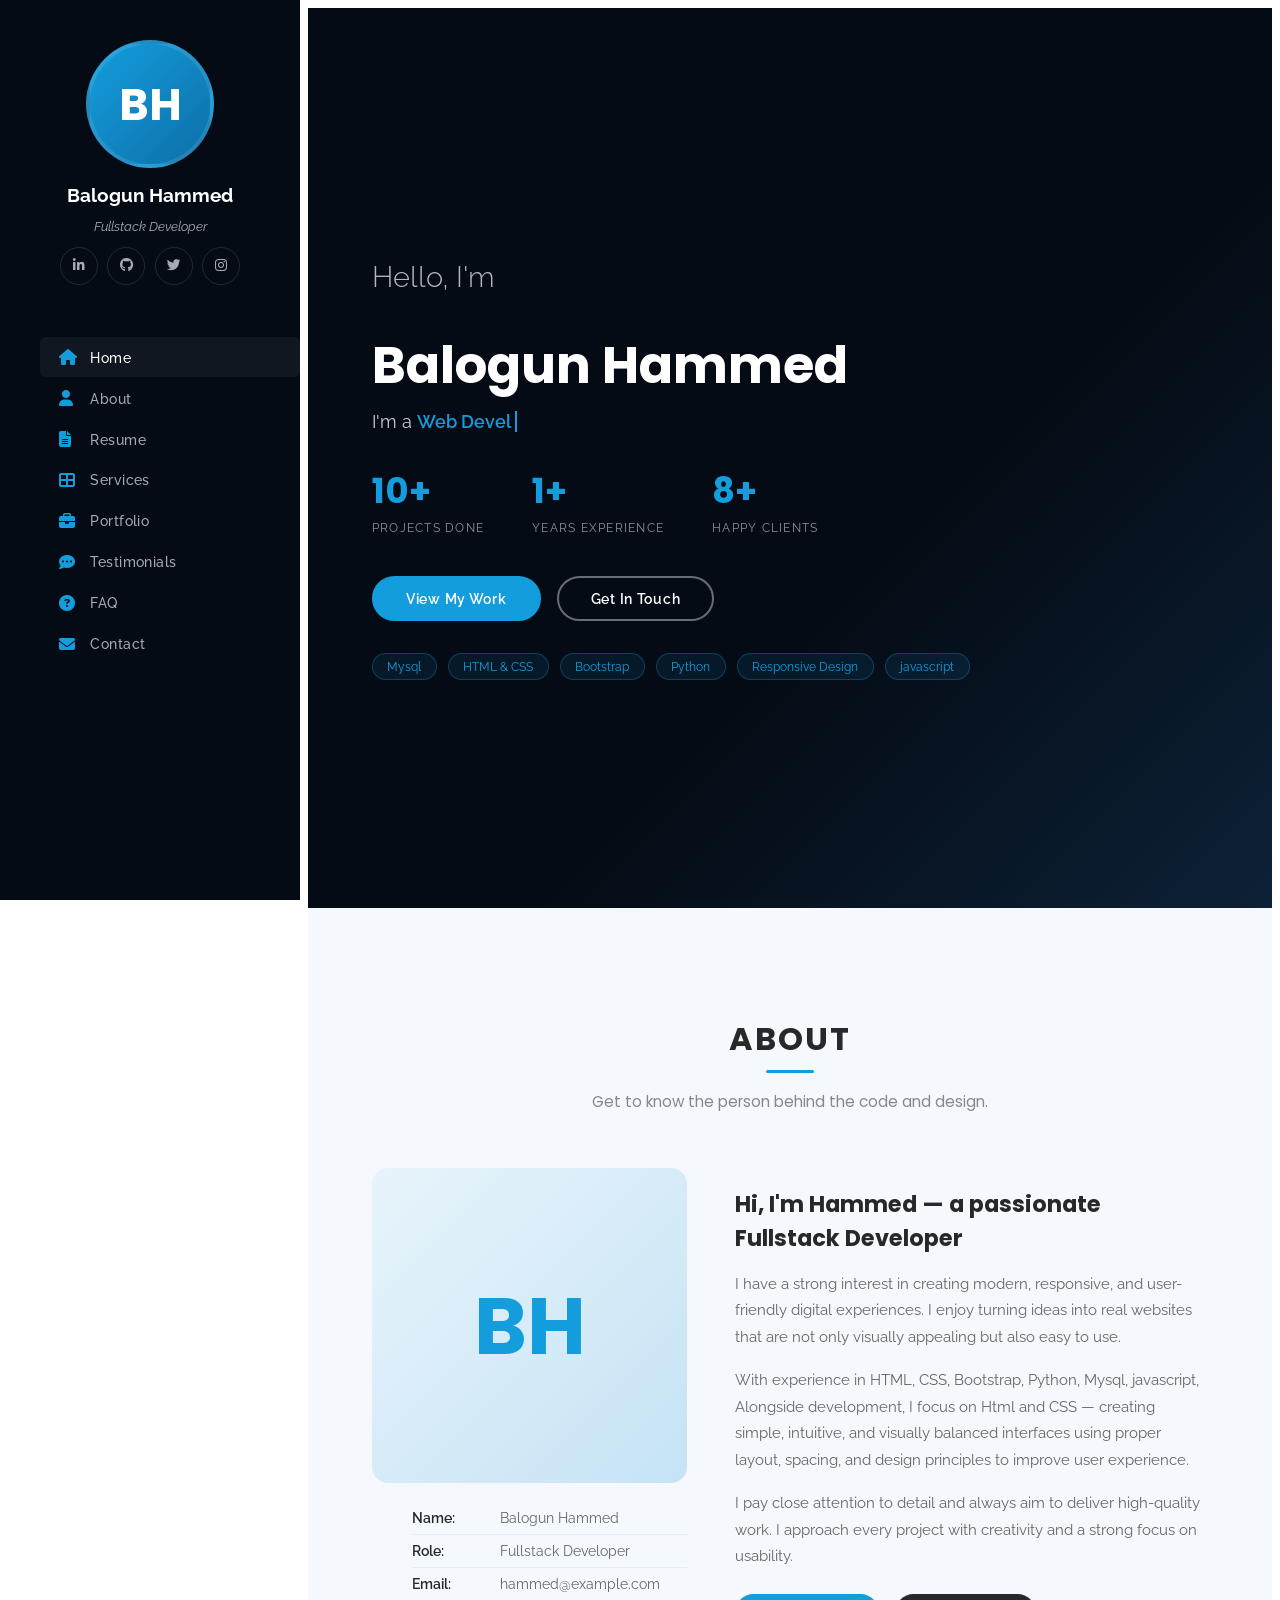
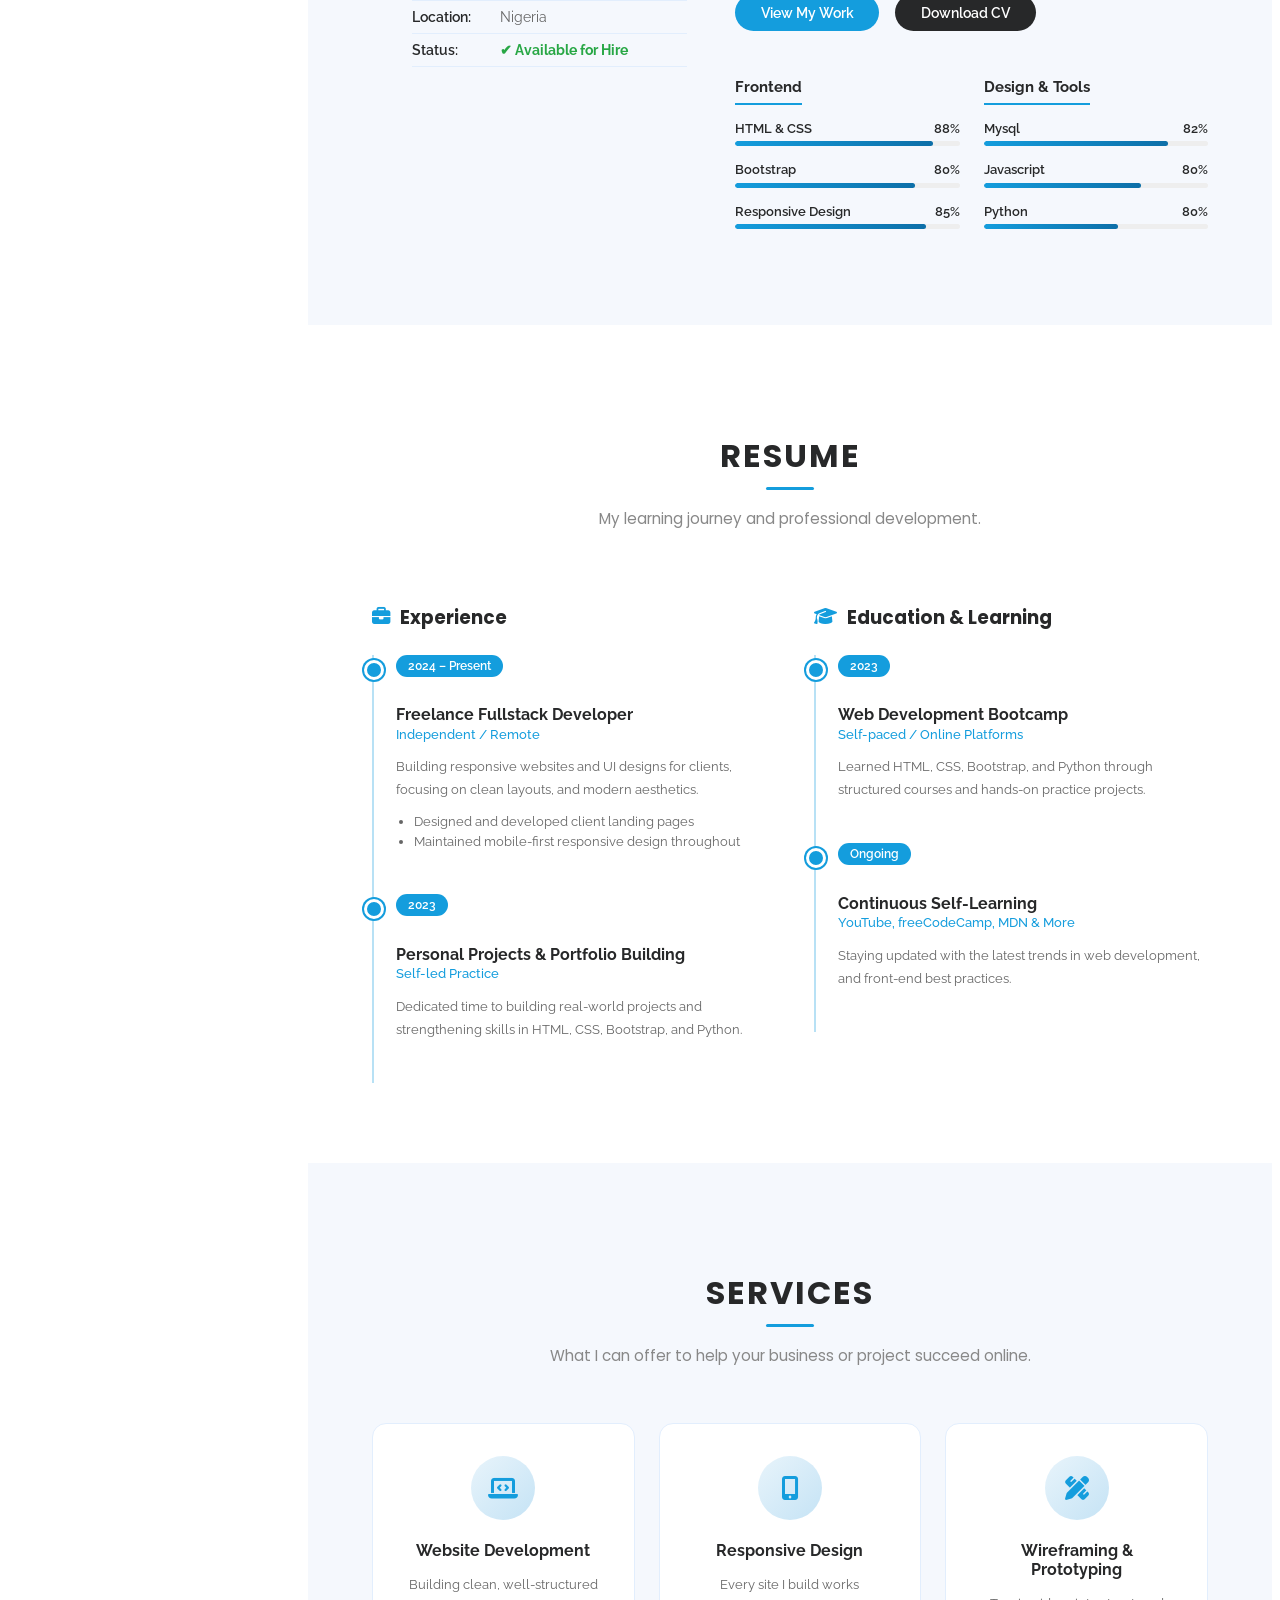
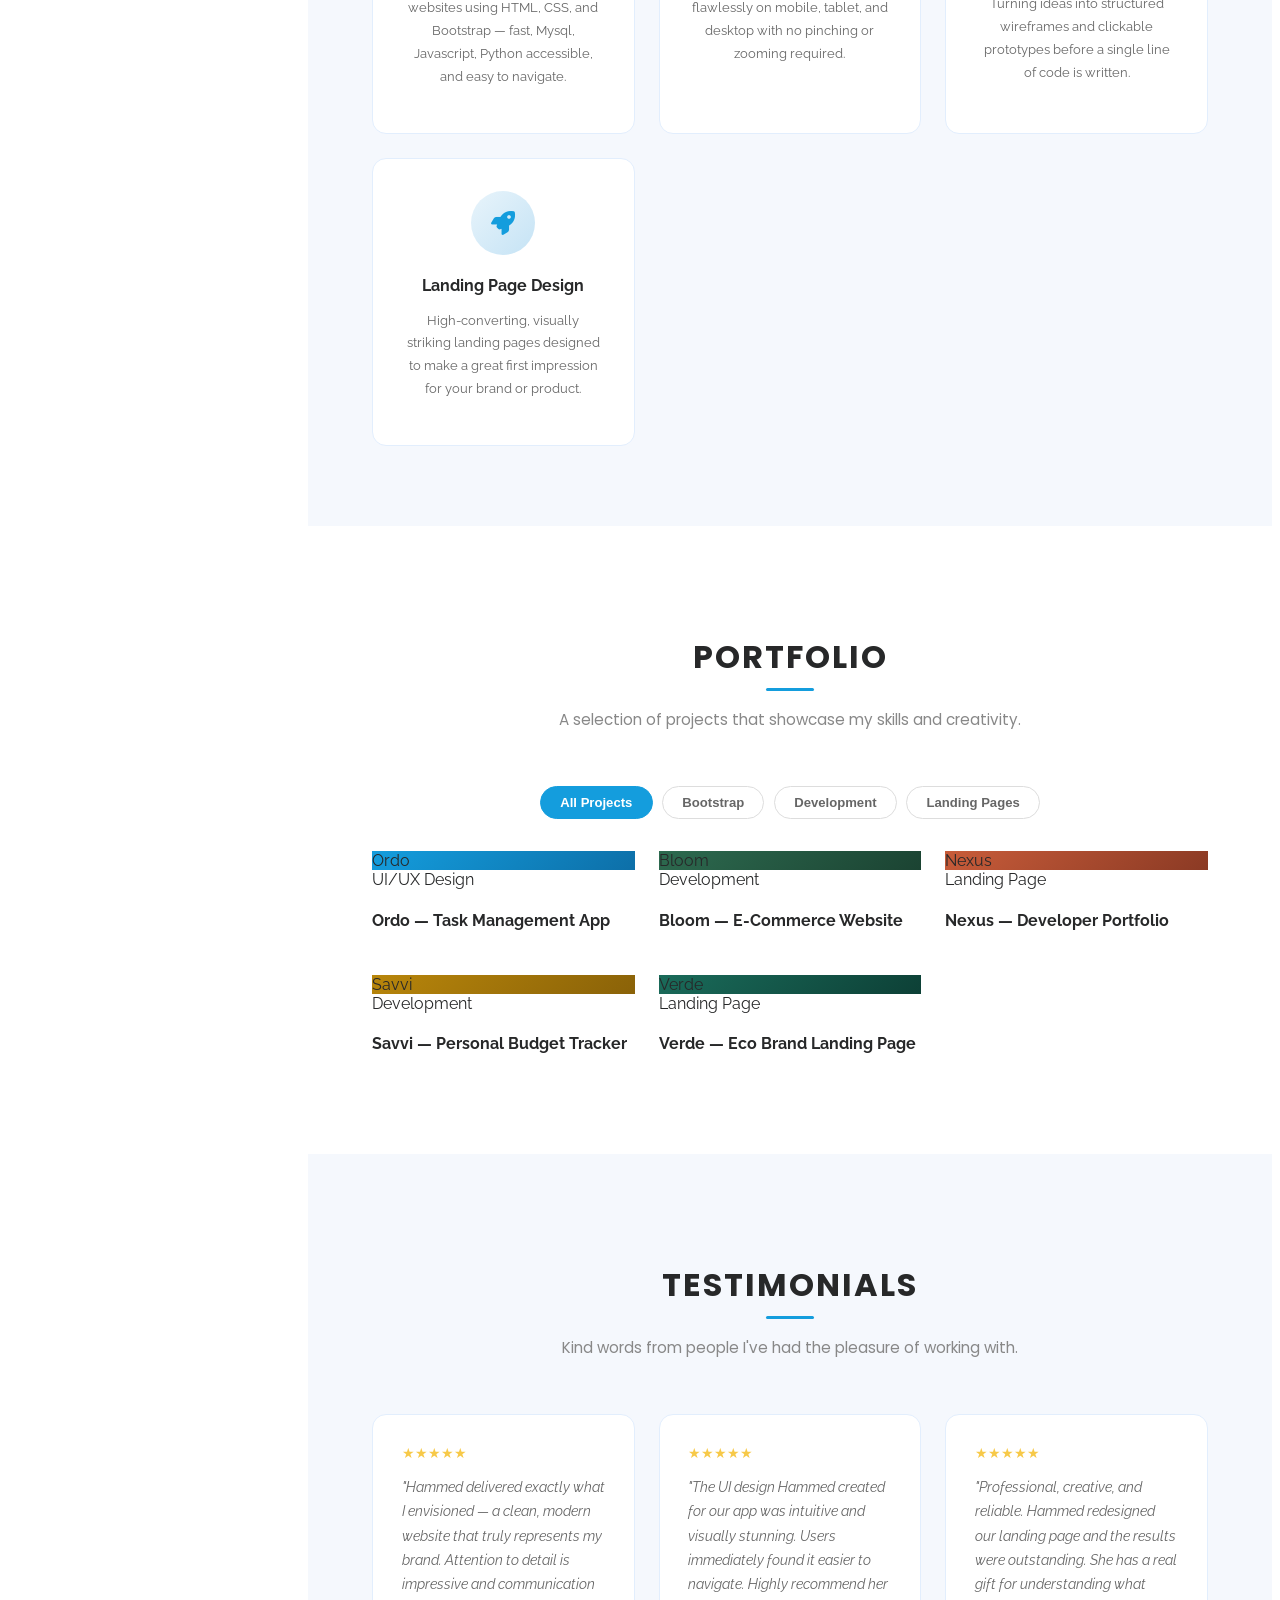
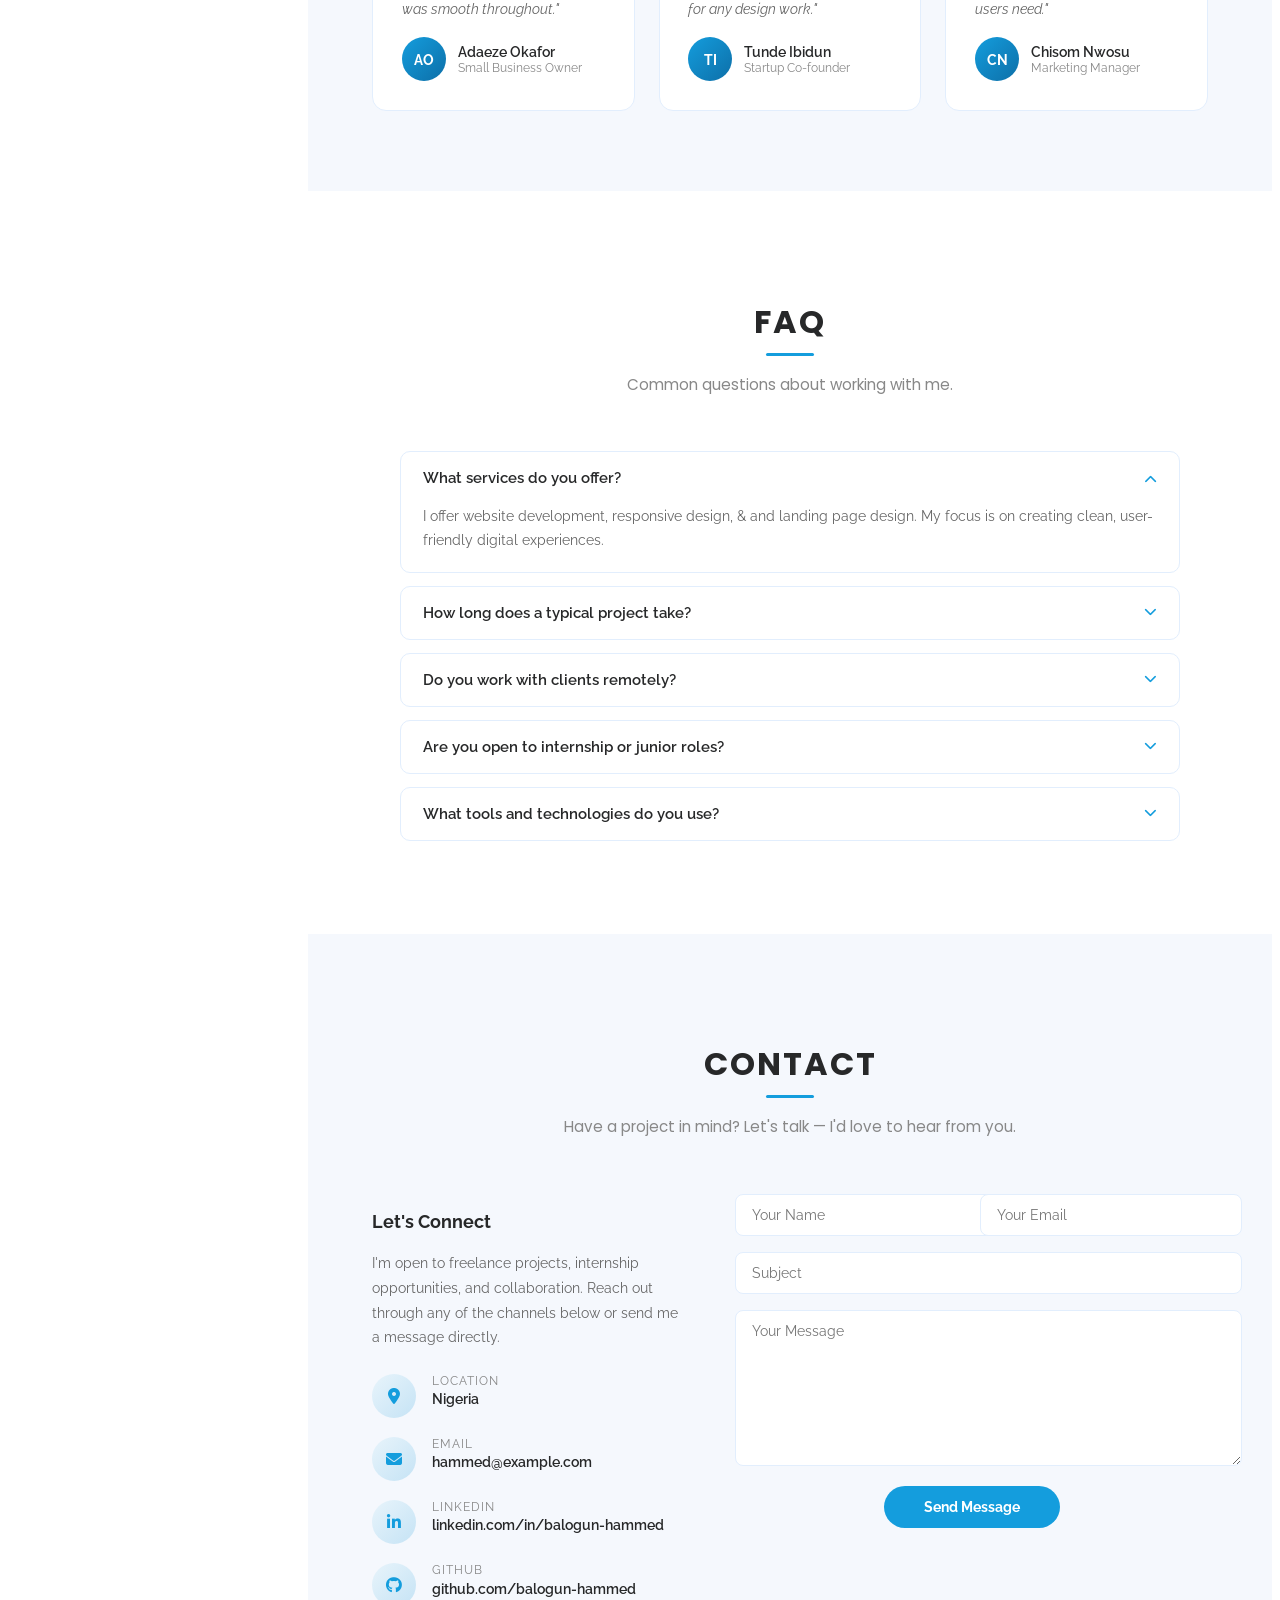
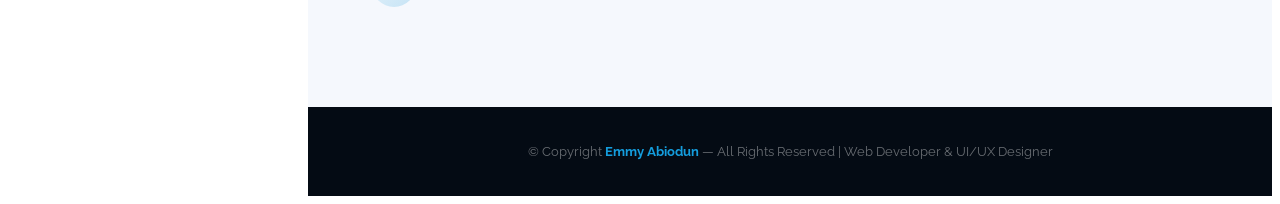
<file: dashboard.html>
<!DOCTYPE html>
<html lang="en">
<head>
<meta charset="UTF-8"/>
<meta name="viewport" content="width=device-width, initial-scale=1.0"/>
<title>Emmy Abiodun — Web Developer & UI/UX Designer</title>
<link href="https://fonts.googleapis.com/css2?family=Raleway:wght@300;400;500;600;700&family=Poppins:wght@300;400;500;600;700&display=swap" rel="stylesheet"/>
<link rel="stylesheet" href="https://cdnjs.cloudflare.com/ajax/libs/font-awesome/6.4.0/css/all.min.css"/>
<style>
,::before,*::after{box-sizing:border-box;margin:0;padding:0}
:root{
  --bg:#040b14;
  --blue:#149ddd;
  --blue-dark:#0d6fa8;
  --text:#a8a9b4;
  --heading:#fff;
  --border:#e2eefd;
}
html{scroll-behavior:smooth}
body{font-family:'Raleway',sans-serif;color:#272829;overflow-x:hidden}

/* SIDEBAR */
#sidebar{
  position:fixed;left:0;top:0;bottom:0;width:300px;
  background:var(--bg);overflow-y:auto;z-index:9999;
  transition:left 0.3s;display:flex;flex-direction:column;align-items:center;padding-bottom:2rem;
}
.profile{text-align:center;padding:2.5rem 1.5rem 1.5rem}
.profile-img{
  width:120px;height:120px;border-radius:50%;
  background:linear-gradient(135deg,#149ddd,#0d6fa8);
  display:flex;align-items:center;justify-content:center;
  margin:0 auto 1rem;font-size:2.8rem;color:#fff;font-family:'Poppins',sans-serif;font-weight:700;
  border:4px solid rgba(255,255,255,0.1);
}
.profile h1{font-size:1.2rem;color:#fff;font-weight:700;margin-bottom:0.3rem}
.profile .tagline{font-size:0.8rem;color:var(--text);font-style:italic}
.social-links{display:flex;gap:0.6rem;justify-content:center;margin:0.8rem 0}
.social-links a{
  width:36px;height:36px;border:1px solid rgba(255,255,255,0.12);
  color:var(--text);border-radius:50%;display:flex;align-items:center;justify-content:center;
  font-size:0.85rem;text-decoration:none;transition:all 0.3s;
}
.social-links a:hover{background:var(--blue);color:#fff;border-color:var(--blue)}
nav#navbar{width:100%;padding:0 1rem}
nav#navbar ul{list-style:none}
nav#navbar ul li a{
  display:flex;align-items:center;gap:0.7rem;
  padding:0.7rem 1.2rem;color:var(--text);text-decoration:none;
  font-size:0.9rem;font-weight:500;border-radius:6px;margin-bottom:0.1rem;
  transition:all 0.3s;letter-spacing:0.03em;
}
nav#navbar ul li a i{font-size:1rem;color:var(--blue);min-width:20px}
nav#navbar ul li a:hover,nav#navbar ul li a.active{color:#fff;background:rgba(255,255,255,0.05)}
.sidebar-toggle{
  display:none;position:fixed;left:15px;top:15px;z-index:10000;
  background:var(--blue);color:#fff;border:none;width:36px;height:36px;
  border-radius:6px;cursor:pointer;font-size:1rem;
}

/* MAIN */
#main{margin-left:300px}

/* SECTIONS */
section{padding:5rem 4rem;position:relative}
section:nth-child(even){background:#f5f8fd}
section:nth-child(odd){background:#fff}
.section-title{text-align:center;padding-bottom:2.5rem;font-family:'Poppins',sans-serif}
.section-title h2{
  font-size:2rem;font-weight:700;text-transform:uppercase;
  letter-spacing:2px;margin-bottom:0.5rem;color:#272829;
  position:relative;display:inline-block;
}
.section-title h2::before{
  content:'';position:absolute;left:50%;bottom:-10px;transform:translateX(-50%);
  width:48px;height:3px;background:var(--blue);border-radius:2px;
}
.section-title p{color:#888;font-size:0.95rem;margin-top:1.2rem}

/* HERO */
#hero{
  min-height:100vh;
  background:linear-gradient(135deg,#040b14 60%,#0d2137 100%);
  display:flex;flex-direction:column;justify-content:center;
  padding:0 4rem;color:#fff;
}
.hero-content{max-width:700px}
.hero-content h2{font-size:1.8rem;font-weight:300;color:rgba(255,255,255,0.7);margin-bottom:0.3rem}
.hero-content h1{
  font-family:'Poppins',sans-serif;font-size:clamp(2.2rem,4vw,3.5rem);
  font-weight:700;margin-bottom:1rem;line-height:1.15;
}
.typed-wrap{font-size:1.15rem;margin-bottom:2rem;color:rgba(255,255,255,0.8)}
.typed-text{color:var(--blue);font-weight:600;border-right:2px solid var(--blue);padding-right:4px}
.hero-stats{display:flex;gap:3rem;margin-bottom:2.5rem;flex-wrap:wrap}
.stat-num{font-family:'Poppins',sans-serif;font-size:2.2rem;font-weight:700;color:var(--blue);display:block}
.stat-label{font-size:0.78rem;color:rgba(255,255,255,0.55);text-transform:uppercase;letter-spacing:0.1em}
.hero-btns{display:flex;gap:1rem;flex-wrap:wrap}
.btn-hp{
  padding:0.75rem 2rem;border-radius:50px;font-weight:600;
  font-size:0.9rem;text-decoration:none;transition:all 0.3s;letter-spacing:0.05em;
}
.btn-hp-primary{background:var(--blue);color:#fff;border:2px solid var(--blue)}
.btn-hp-primary:hover{background:transparent;color:var(--blue)}
.btn-hp-outline{background:transparent;color:#fff;border:2px solid rgba(255,255,255,0.4)}
.btn-hp-outline:hover{background:var(--blue);border-color:var(--blue)}
.hero-tags{display:flex;gap:0.7rem;margin-top:2rem;flex-wrap:wrap}
.hero-tag{
  background:rgba(20,157,221,0.1);border:1px solid rgba(20,157,221,0.3);
  color:var(--blue);padding:0.3rem 0.9rem;border-radius:50px;font-size:0.78rem;
}

/* ABOUT */
.about-grid{display:grid;grid-template-columns:1fr 1.5fr;gap:3rem;align-items:start}
.about-img-box{
  width:100%;aspect-ratio:1;border-radius:16px;
  background:linear-gradient(135deg,#e8f4fb,#c5e3f5);
  display:flex;align-items:center;justify-content:center;
  font-family:'Poppins',sans-serif;font-size:5rem;font-weight:700;color:var(--blue);
  margin-bottom:1.2rem;
}
.info-list{list-style:none}
.info-list li{padding:0.5rem 0;border-bottom:1px solid var(--border);font-size:0.87rem;display:flex;gap:0.5rem}
.info-list li strong{min-width:80px;color:#272829;font-weight:600}
.info-list li span{color:#666}
.about-right h2{font-size:1.4rem;font-weight:700;color:#272829;margin-bottom:1rem;font-family:'Poppins',sans-serif}
.about-right p{color:#666;line-height:1.8;margin-bottom:1rem;font-size:0.93rem}
.about-btns{display:flex;gap:1rem;flex-wrap:wrap;margin-top:1.5rem}
.btn-a{padding:0.65rem 1.6rem;border-radius:50px;font-size:0.88rem;font-weight:600;text-decoration:none;transition:all 0.3s}
.btn-a-blue{background:var(--blue);color:#fff} .btn-a-blue:hover{background:var(--blue-dark)}
.btn-a-dark{background:#272829;color:#fff} .btn-a-dark:hover{background:#444}
.skills-cols{display:grid;grid-template-columns:1fr 1fr;gap:1.5rem;margin-top:2rem}
.skill-group h3{font-size:0.95rem;font-weight:700;color:#272829;margin-bottom:1rem;border-bottom:2px solid var(--blue);padding-bottom:0.4rem;display:inline-block}
.skill-item{margin-bottom:1rem}
.skill-meta{display:flex;justify-content:space-between;font-size:0.83rem;font-weight:600;margin-bottom:0.35rem;color:#272829}
.skill-bg{height:5px;background:#eee;border-radius:3px;overflow:hidden}
.skill-fill{height:100%;background:linear-gradient(90deg,var(--blue),var(--blue-dark));border-radius:3px;width:0;transition:width 1.2s cubic-bezier(.22,1,.36,1)}

/* RESUME */
.resume-cols{display:grid;grid-template-columns:1fr 1fr;gap:3rem}
.resume-col h3{font-size:1.15rem;font-weight:700;color:#272829;display:flex;align-items:center;gap:0.6rem;margin-bottom:1.5rem;font-family:'Poppins',sans-serif}
.resume-col h3 i{color:var(--blue)}
.timeline{position:relative;padding-left:1.5rem}
.timeline::before{content:'';position:absolute;left:0;top:0;bottom:0;width:2px;background:var(--blue);opacity:0.3}
.tl-item{position:relative;padding-bottom:1.8rem}
.tl-item::before{
  content:'';position:absolute;left:-1.97rem;top:5px;
  width:14px;height:14px;border-radius:50%;
  background:var(--blue);border:3px solid #fff;box-shadow:0 0 0 2px var(--blue);
}
.tl-date{display:inline-block;background:var(--blue);color:#fff;font-size:0.72rem;padding:0.25rem 0.75rem;border-radius:50px;margin-bottom:0.5rem;font-weight:600}
.tl-item h4{font-size:0.98rem;font-weight:700;color:#272829;margin-bottom:0.15rem}
.tl-item .org{font-size:0.82rem;color:var(--blue);margin-bottom:0.4rem;font-weight:500}
.tl-item p{font-size:0.84rem;color:#666;line-height:1.7}
.tl-item ul{padding-left:1.1rem;margin-top:0.4rem}
.tl-item ul li{font-size:0.82rem;color:#666;margin-bottom:0.3rem}

/* SERVICES */
.services-grid{display:grid;grid-template-columns:repeat(3,1fr);gap:1.5rem}
.svc-card{
  background:#fff;border:1px solid var(--border);border-radius:14px;
  padding:2rem;text-align:center;transition:all 0.3s;
}
.svc-card:hover{transform:translateY(-6px);box-shadow:0 12px 32px rgba(20,157,221,0.12);border-color:rgba(20,157,221,0.3)}
.svc-icon{
  width:64px;height:64px;background:linear-gradient(135deg,#e8f4fb,#c5e3f5);
  border-radius:50%;display:flex;align-items:center;justify-content:center;
  margin:0 auto 1rem;font-size:1.5rem;color:var(--blue);
}
.svc-card h4{font-size:1rem;font-weight:700;color:#272829;margin-bottom:0.6rem}
.svc-card p{font-size:0.84rem;color:#666;line-height:1.7}

/* PORTFOLIO */
.pf-filters{display:flex;justify-content:center;gap:0.6rem;flex-wrap:wrap;margin-bottom:2rem}
.pf-btn{
  padding:0.5rem 1.2rem;border:1px solid #ddd;background:#fff;
  border-radius:50px;font-size:0.82rem;font-weight:600;cursor:pointer;color:#666;transition:all 0.3s;
}
.pf-btn.active,.pf-btn:hover{background:var(--blue);color:#fff;border-color:var(--blue)}
.pf-grid{display:grid;grid-template-columns:repeat(3,1fr);gap:1.5rem}
.pf-card{
  background:#fff;border:1px solid var(--border);border-radius:16px;
  overflow:hidden;cursor:pointer;transition:transform 0.3s,box-shadow 0.3s;
  display:flex;flex-direction:column;
}
.pf-card:hover{transform:translateY(-6px);box-shadow:0 16px 40px rgba(20,157,221,0.13)}
.pf-screen{
  height:180px;position:relative;overflow:hidden;
  display:flex;align-items:center;justify-content:center;
}
.pf-screen svg{width:100%;height:100%;position:absolute;inset:0}
.pf-screen-label{
  position:relative;z-index:1;font-family:'Poppins',sans-serif;
  font-size:1.4rem;font-weight:700;color:rgba(255,255,255,0.18);letter-spacing:0.05em;
}
.pf-body{padding:1.2rem 1.4rem;flex:1;display:flex;flex-direction:column}
.pf-body-cat{font-size:0.7rem;text-transform:uppercase;letter-spacing:0.12em;color:var(--blue);font-weight:700;margin-bottom:0.35rem}
.pf-body-title{font-size:1rem;font-weight:700;color:#272829;margin-bottom:0.5rem;font-family:'Poppins',sans-serif}
.pf-body-desc{font-size:0.82rem;color:#666;line-height:1.65;margin-bottom:1rem;flex:1}
.pf-tags{display:flex;gap:0.4rem;flex-wrap:wrap;margin-bottom:1rem}
.pf-tag{font-size:0.7rem;background:#eef6fd;color:var(--blue);padding:0.2rem 0.65rem;border-radius:50px;font-weight:600}
.pf-links{display:flex;gap:0.7rem}
.pf-link{
  display:flex;align-items:center;gap:0.4rem;font-size:0.8rem;font-weight:600;
  padding:0.45rem 1rem;border-radius:50px;text-decoration:none;transition:all 0.25s;
}
.pf-link-live{background:var(--blue);color:#fff}
.pf-link-live:hover{background:var(--blue-dark)}
.pf-link-code{background:#f0f0f0;color:#444}
.pf-link-code:hover{background:#272829;color:#fff}

/* TESTIMONIALS */
.test-grid{display:grid;grid-template-columns:repeat(3,1fr);gap:1.5rem}
.test-card{background:#fff;border:1px solid var(--border);border-radius:14px;padding:1.8rem;transition:box-shadow 0.3s}
.test-card:hover{box-shadow:0 8px 28px rgba(0,0,0,0.08)}
.stars{color:#f7c948;margin-bottom:0.8rem;font-size:0.9rem}
.test-card p{font-size:0.87rem;color:#666;line-height:1.75;font-style:italic;margin-bottom:1rem}
.reviewer{display:flex;align-items:center;gap:0.75rem}
.rev-av{
  width:44px;height:44px;border-radius:50%;
  background:linear-gradient(135deg,var(--blue),var(--blue-dark));
  display:flex;align-items:center;justify-content:center;font-weight:700;color:#fff;font-size:0.9rem;
}
.rev-name{font-weight:600;font-size:0.9rem;color:#272829}
.rev-role{font-size:0.78rem;color:#888}

/* FAQ */
.faq-list{max-width:780px;margin:0 auto}
.faq-item{background:#fff;border:1px solid var(--border);border-radius:10px;margin-bottom:0.8rem;overflow:hidden}
.faq-q{
  display:flex;justify-content:space-between;align-items:center;
  padding:1.1rem 1.4rem;cursor:pointer;font-weight:600;font-size:0.92rem;color:#272829;transition:color 0.2s;
}
.faq-q:hover{color:var(--blue)}
.faq-q i{font-size:0.8rem;color:var(--blue);transition:transform 0.3s}
.faq-item.open .faq-q i{transform:rotate(180deg)}
.faq-a{max-height:0;overflow:hidden;padding:0 1.4rem;font-size:0.87rem;color:#666;line-height:1.75;transition:max-height 0.3s,padding 0.3s}
.faq-item.open .faq-a{max-height:200px;padding:0 1.4rem 1.2rem}

/* CONTACT */
.contact-grid{display:grid;grid-template-columns:1fr 1.5fr;gap:3rem}
.contact-info h3{font-size:1.1rem;font-weight:700;color:#272829;margin-bottom:1.2rem}
.contact-info p{font-size:0.88rem;color:#666;line-height:1.75;margin-bottom:1.5rem}
.c-detail{display:flex;gap:1rem;align-items:flex-start;margin-bottom:1.2rem}
.c-icon{
  width:44px;height:44px;min-width:44px;background:linear-gradient(135deg,#e8f4fb,#c5e3f5);
  border-radius:50%;display:flex;align-items:center;justify-content:center;font-size:1rem;color:var(--blue);
}
.c-lbl{font-size:0.73rem;text-transform:uppercase;letter-spacing:0.08em;color:#888;margin-bottom:0.2rem}
.c-val{font-size:0.88rem;font-weight:600;color:#272829}
.cf-row{display:grid;grid-template-columns:1fr 1fr;gap:1rem;margin-bottom:1rem}
.cf input,.cf textarea{
  width:100%;padding:0.75rem 1rem;border:1px solid var(--border);
  border-radius:8px;font-family:'Raleway',sans-serif;font-size:0.88rem;
  color:#272829;background:#fff;outline:none;transition:border-color 0.2s;
}
.cf input:focus,.cf textarea:focus{border-color:var(--blue)}
.cf textarea{resize:vertical;min-height:130px;margin-bottom:1rem}
.btn-send{
  background:var(--blue);color:#fff;border:none;
  padding:0.8rem 2.5rem;border-radius:50px;font-size:0.9rem;font-weight:700;
  cursor:pointer;transition:background 0.3s;font-family:'Raleway',sans-serif;
}
.btn-send:hover{background:var(--blue-dark)}

/* FOOTER */
footer{
  background:var(--bg);color:rgba(255,255,255,0.4);
  text-align:center;padding:1.5rem;font-size:0.82rem;
}
footer strong{color:var(--blue)}

/* RESPONSIVE */
@media(max-width:1100px){
  #sidebar{width:260px} #main{margin-left:260px}
  .skills-cols,.resume-cols{grid-template-columns:1fr}
}
@media(max-width:768px){
  #sidebar{left:-300px} #sidebar.open{left:0}
  #main{margin-left:0}
  .sidebar-toggle{display:flex;align-items:center;justify-content:center}
  section{padding:3.5rem 1.5rem}
  #hero{padding:6rem 1.5rem 3rem}
  .hero-stats{gap:1.5rem}
  .about-grid,.contact-grid{grid-template-columns:1fr}
  .services-grid{grid-template-columns:1fr 1fr}
  .pf-grid{grid-template-columns:1fr 1fr}
  .test-grid{grid-template-columns:1fr}
  .resume-cols{grid-template-columns:1fr}
  .skills-cols{grid-template-columns:1fr}
  .cf-row{grid-template-columns:1fr}
}
@media(max-width:480px){
  .pf-grid,.services-grid,.test-grid{grid-template-columns:1fr}
}
</style>
</head>
<body>

<button class="sidebar-toggle" id="sidebarToggle"><i class="fas fa-bars"></i></button>

<aside id="sidebar">
  <div class="profile">
    <div class="profile-img">BH</div>
    <h1>Balogun Hammed</h1>
    <p class="tagline">Fullstack Developer</p>
    <div class="social-links">
      <a href="#"><i class="fab fa-linkedin-in"></i></a>
      <a href="#"><i class="fab fa-github"></i></a>
      <a href="#"><i class="fab fa-twitter"></i></a>
      <a href="#"><i class="fab fa-instagram"></i></a>
    </div>
  </div>
  <nav id="navbar">
    <ul>
      <li><a href="#hero" class="active"><i class="fas fa-home"></i> Home</a></li>
      <li><a href="#about"><i class="fas fa-user"></i> About</a></li>
      <li><a href="#resume"><i class="fas fa-file-alt"></i> Resume</a></li>
      <li><a href="#services"><i class="fas fa-th-large"></i> Services</a></li>
      <li><a href="#portfolio"><i class="fas fa-briefcase"></i> Portfolio</a></li>
      <li><a href="#testimonials"><i class="fas fa-comment-dots"></i> Testimonials</a></li>
      <li><a href="#faq"><i class="fas fa-question-circle"></i> FAQ</a></li>
      <li><a href="#contact"><i class="fas fa-envelope"></i> Contact</a></li>
    </ul>
  </nav>
</aside>

<main id="main">

<!-- HERO -->
<section id="hero">
  <div class="hero-content">
    <h2>Hello, I'm</h2>
    <h1>Balogun Hammed</h1>
    <div class="typed-wrap">I'm a <span class="typed-text" id="typed"></span></div>
    <div class="hero-stats">
      <div><span class="stat-num" data-count="10">0</span><span class="stat-label">Projects Done</span></div>
      <div><span class="stat-num" data-count="1">0</span><span class="stat-label">Years Experience</span></div>
      <div><span class="stat-num" data-count="8">0</span><span class="stat-label">Happy Clients</span></div>
    </div>
    <div class="hero-btns">
      <a href="#portfolio" class="btn-hp btn-hp-primary">View My Work</a>
      <a href="#contact" class="btn-hp btn-hp-outline">Get In Touch</a>
    </div>
    <div class="hero-tags">
      <span class="hero-tag">Mysql</span>
      <span class="hero-tag">HTML &amp; CSS</span>
      <span class="hero-tag">Bootstrap</span>
      <span class="hero-tag">Python</span>
      <span class="hero-tag">Responsive Design</span>
      <span class="hero-tag">javascript</span>
    </div>
  </div>
</section>

<!-- ABOUT -->
<section id="about">
  <div class="section-title"><h2>About</h2><p>Get to know the person behind the code and design.</p></div>
  <div class="about-grid">
    <div>
      <div class="about-img-box">BH</div>
      <ul class="info-list">
        <li><strong>Name:</strong><span>Balogun Hammed</span></li>
        <li><strong>Role:</strong><span>Fullstack Developer </span></li>
        <li><strong>Email:</strong><span>hammed@example.com</span></li>
        <li><strong>Location:</strong><span>Nigeria</span></li>
        <li><strong>Status:</strong><span style="color:#28a745;font-weight:700">✔ Available for Hire</span></li>
      </ul>
    </div>
    <div class="about-right">
      <h2>Hi, I'm Hammed — a passionate Fullstack Developer</h2>
      <p>I have a strong interest in creating modern, responsive, and user-friendly digital experiences. I enjoy turning ideas into real websites that are not only visually appealing but also easy to use.</p>
      <p>With experience in HTML, CSS, Bootstrap, Python, Mysql, javascript,  Alongside development, I focus on Html and CSS — creating simple, intuitive, and visually balanced interfaces using proper layout, spacing, and design principles to improve user experience.</p>
      <p>I pay close attention to detail and always aim to deliver high-quality work. I approach every project with creativity and a strong focus on usability.</p>
      <div class="about-btns">
        <a href="#portfolio" class="btn-a btn-a-blue">View My Work</a>
        <a href="#" class="btn-a btn-a-dark">Download CV</a>
      </div>
      <div class="skills-cols">
        <div class="skill-group">
          <h3>Frontend</h3>
          <div class="skill-item"><div class="skill-meta"><span>HTML & CSS</span><span>88%</span></div><div class="skill-bg"><div class="skill-fill" data-w="88"></div></div></div>
          <div class="skill-item"><div class="skill-meta"><span>Bootstrap</span><span>80%</span></div><div class="skill-bg"><div class="skill-fill" data-w="80"></div></div></div>
          <div class="skill-item"><div class="skill-meta"><span>Responsive Design</span><span>85%</span></div><div class="skill-bg"><div class="skill-fill" data-w="85"></div></div></div>
        </div>
        <div class="skill-group">
          <h3>Design & Tools</h3>
          <div class="skill-item"><div class="skill-meta"><span>Mysql</span><span>82%</span></div><div class="skill-bg"><div class="skill-fill" data-w="82"></div></div></div>
          <div class="skill-item"><div class="skill-meta"><span>Javascript</span><span>80%</span></div><div class="skill-bg"><div class="skill-fill" data-w="70"></div></div></div>
          <div class="skill-item"><div class="skill-meta"><span>Python</span><span>80%</span></div><div class="skill-bg"><div class="skill-fill" data-w="60"></div></div></div>
        </div>
      </div>
    </div>
  </div>
</section>

<!-- RESUME -->
<section id="resume">
  <div class="section-title"><h2>Resume</h2><p>My learning journey and professional development.</p></div>
  <div class="resume-cols">
    <div class="resume-col">
      <h3><i class="fas fa-briefcase"></i> Experience</h3>
      <div class="timeline">
        <div class="tl-item">
          <span class="tl-date">2024 – Present</span>
          <h4>Freelance Fullstack Developer</h4>
          <div class="org">Independent / Remote</div>
          <p>Building responsive websites and UI designs for clients, focusing on clean layouts, and modern aesthetics.</p>
          <ul><li>Designed and developed client landing pages</li><li>Maintained mobile-first responsive design throughout</li></ul>
        </div>
        <div class="tl-item">
          <span class="tl-date">2023</span>
          <h4>Personal Projects & Portfolio Building</h4>
          <div class="org">Self-led Practice</div>
          <p>Dedicated time to building real-world projects and strengthening skills in HTML, CSS, Bootstrap, and Python.</p>
        </div>
      </div>
    </div>
    <div class="resume-col">
      <h3><i class="fas fa-graduation-cap"></i> Education & Learning</h3>
      <div class="timeline">
        <div class="tl-item">
          <span class="tl-date">2023</span>
          <h4>Web Development Bootcamp</h4>
          <div class="org">Self-paced / Online Platforms</div>
          <p>Learned HTML, CSS, Bootstrap, and Python through structured courses and hands-on practice projects.</p>
        </div>
        <div class="tl-item">
          <span class="tl-date">Ongoing</span>
          <h4>Continuous Self-Learning</h4>
          <div class="org">YouTube, freeCodeCamp, MDN & More</div>
          <p>Staying updated with the latest trends in web development,  and front-end best practices.</p>
        </div>
      </div>
    </div>
  </div>
</section>

<!-- SERVICES -->
<section id="services">
  <div class="section-title"><h2>Services</h2><p>What I can offer to help your business or project succeed online.</p></div>
  <div class="services-grid">
    <div class="svc-card"><div class="svc-icon"><i class="fas fa-laptop-code"></i></div><h4>Website Development</h4><p>Building clean, well-structured websites using HTML, CSS, and Bootstrap — fast, Mysql, Javascript, Python accessible, and easy to navigate.</p></div>
    <div class="svc-card"><div class="svc-icon"><i class="fas fa-mobile-alt"></i></div><h4>Responsive Design</h4><p>Every site I build works flawlessly on mobile, tablet, and desktop with no pinching or zooming required.</p></div>
    <div class="svc-card"><div class="svc-icon"><i class="fas fa-pencil-ruler"></i></div><h4>Wireframing & Prototyping</h4><p>Turning ideas into structured wireframes and clickable prototypes before a single line of code is written.</p></div>
    <div class="svc-card"><div class="svc-icon"><i class="fas fa-rocket"></i></div><h4>Landing Page Design</h4><p>High-converting, visually striking landing pages designed to make a great first impression for your brand or product.</p></div>
  </div>
</section>

<!-- PORTFOLIO -->
<section id="portfolio">
  <div class="section-title"><h2>Portfolio</h2><p>A selection of projects that showcase my skills and creativity.</p></div>
  <div class="pf-filters">
    <button class="pf-btn active" data-filter="all">All Projects</button>
    <button class="pf-btn" data-filter="ui">Bootstrap</button>
    <button class="pf-btn" data-filter="dev">Development</button>
    <button class="pf-btn" data-filter="landing">Landing Pages</button>
  </div>
  <div class="pf-grid">
    <div class="pf-item" data-cat="ui"><div class="pf-thumb" style="background:linear-gradient(135deg,#149ddd,#0d6fa8)">Ordo</div><div class="pf-overlay"><span class="pf-cat">UI/UX Design</span><h4>Ordo — Task Management App</h4></div></div>
    <div class="pf-item" data-cat="dev"><div class="pf-thumb" style="background:linear-gradient(135deg,#2d6a4f,#1b4332)">Bloom</div><div class="pf-overlay"><span class="pf-cat">Development</span><h4>Bloom — E-Commerce Website</h4></div></div>
    <div class="pf-item" data-cat="landing"><div class="pf-thumb" style="background:linear-gradient(135deg,#c85c3a,#8b3a24)">Nexus</div><div class="pf-overlay"><span class="pf-cat">Landing Page</span><h4>Nexus — Developer Portfolio</h4></div></div>

    <div class="pf-item" data-cat="dev"><div class="pf-thumb" style="background:linear-gradient(135deg,#b8860b,#8a6208)">Savvi</div><div class="pf-overlay"><span class="pf-cat">Development</span><h4>Savvi — Personal Budget Tracker</h4></div></div>
    <div class="pf-item" data-cat="landing"><div class="pf-thumb" style="background:linear-gradient(135deg,#1a6b5a,#0d4036)">Verde</div><div class="pf-overlay"><span class="pf-cat">Landing Page</span><h4>Verde — Eco Brand Landing Page</h4></div></div>
  </div>
</section>

<!-- TESTIMONIALS -->
<section id="testimonials">
  <div class="section-title"><h2>Testimonials</h2><p>Kind words from people I've had the pleasure of working with.</p></div>
  <div class="test-grid">
    <div class="test-card"><div class="stars">★★★★★</div><p>"Hammed delivered exactly what I envisioned — a clean, modern website that truly represents my brand. Attention to detail is impressive and communication was smooth throughout."</p><div class="reviewer"><div class="rev-av">AO</div><div><div class="rev-name">Adaeze Okafor</div><div class="rev-role">Small Business Owner</div></div></div></div>
    <div class="test-card"><div class="stars">★★★★★</div><p>"The UI design Hammed created for our app was intuitive and visually stunning. Users immediately found it easier to navigate. Highly recommend her for any design work."</p><div class="reviewer"><div class="rev-av">TI</div><div><div class="rev-name">Tunde Ibidun</div><div class="rev-role">Startup Co-founder</div></div></div></div>
    <div class="test-card"><div class="stars">★★★★★</div><p>"Professional, creative, and reliable. Hammed redesigned our landing page and the results were outstanding. She has a real gift for understanding what users need."</p><div class="reviewer"><div class="rev-av">CN</div><div><div class="rev-name">Chisom Nwosu</div><div class="rev-role">Marketing Manager</div></div></div></div>
  </div>
</section>

<!-- FAQ -->
<section id="faq">
  <div class="section-title"><h2>FAQ</h2><p>Common questions about working with me.</p></div>
  <div class="faq-list">
    <div class="faq-item open"><div class="faq-q">What services do you offer?<i class="fas fa-chevron-down"></i></div><div class="faq-a">I offer website development,  responsive design, &amp;  and landing page design. My focus is on creating clean, user-friendly digital experiences.</div></div>
    <div class="faq-item"><div class="faq-q">How long does a typical project take?<i class="fas fa-chevron-down"></i></div><div class="faq-a">It depends on the scope. A simple landing page can take 3–5 days, while a full multi-page website or UI design project can take 1–3 weeks. I always confirm timelines before starting.</div></div>
    <div class="faq-item"><div class="faq-q">Do you work with clients remotely?<i class="fas fa-chevron-down"></i></div><div class="faq-a">Yes! I work fully remotely and have experience collaborating with clients online. I communicate clearly and keep clients updated throughout the entire process.</div></div>
    <div class="faq-item"><div class="faq-q">Are you open to internship or junior roles?<i class="fas fa-chevron-down"></i></div><div class="faq-a">Absolutely. I'm actively looking for opportunities to grow, collaborate, and contribute to meaningful projects — whether as a freelancer, intern, or junior team member.</div></div>
    <div class="faq-item"><div class="faq-q">What tools and technologies do you use?<i class="fas fa-chevron-down"></i></div><div class="faq-a">I primarily work with HTML, CSS, Bootstrap, Mysql, javascript, and Python. For design, I use Html and CSS and design tools that help me prototype layouts and user interfaces before development.</div></div>
  </div>
</section>

<!-- CONTACT -->
<section id="contact">
  <div class="section-title"><h2>Contact</h2><p>Have a project in mind? Let's talk — I'd love to hear from you.</p></div>
  <div class="contact-grid">
    <div class="contact-info">
      <h3>Let's Connect</h3>
      <p>I'm open to freelance projects, internship opportunities, and collaboration. Reach out through any of the channels below or send me a message directly.</p>
      <div class="c-detail"><div class="c-icon"><i class="fas fa-map-marker-alt"></i></div><div><div class="c-lbl">Location</div><div class="c-val">Nigeria</div></div></div>
      <div class="c-detail"><div class="c-icon"><i class="fas fa-envelope"></i></div><div><div class="c-lbl">Email</div><div class="c-val">hammed@example.com</div></div></div>
      <div class="c-detail"><div class="c-icon"><i class="fab fa-linkedin-in"></i></div><div><div class="c-lbl">LinkedIn</div><div class="c-val">linkedin.com/in/balogun-hammed</div></div></div>
      <div class="c-detail"><div class="c-icon"><i class="fab fa-github"></i></div><div><div class="c-lbl">GitHub</div><div class="c-val">github.com/balogun-hammed</div></div></div>
    </div>
    <div class="cf">
      <div class="cf-row">
        <input type="text" placeholder="Your Name"/>
        <input type="email" placeholder="Your Email"/>
      </div>
      <input type="text" placeholder="Subject" style="width:100%;margin-bottom:1rem"/>
      <textarea placeholder="Your Message"></textarea>
      <div style="text-align:center"><button class="btn-send">Send Message</button></div>
    </div>
  </div>
</section>

<footer><p>&copy; Copyright <strong>Emmy Abiodun</strong> — All Rights Reserved | Web Developer &amp; UI/UX Designer</p></footer>
</main>

<script>
// Sidebar toggle (mobile)
document.getElementById('sidebarToggle').addEventListener('click',()=>document.getElementById('sidebar').classList.toggle('open'));

// Active nav on scroll
const secs=document.querySelectorAll('section');
const navAs=document.querySelectorAll('#navbar a');
window.addEventListener('scroll',()=>{
  let cur='';
  secs.forEach(s=>{if(window.scrollY>=s.offsetTop-100)cur=s.id});
  navAs.forEach(a=>{a.classList.remove('active');if(a.getAttribute('href')==='#'+cur)a.classList.add('active')});
});

// Typed text
const words=['Web Developer','UI/UX Designer','Creative Thinker','Problem Solver'];
let wi=0,ci=0,del=false;
const el=document.getElementById('typed');
function type(){
  const w=words[wi];
  el.textContent=del?w.slice(0,--ci):w.slice(0,++ci);
  if(!del&&ci===w.length){del=true;setTimeout(type,1400);return}
  if(del&&ci===0){del=false;wi=(wi+1)%words.length}
  setTimeout(type,del?60:100);
}
type();

// Counters
const counters=document.querySelectorAll('.stat-num[data-count]');
const cObs=new IntersectionObserver(entries=>{
  entries.forEach(e=>{
    if(!e.isIntersecting)return;
    const target=+e.target.dataset.count,dur=1500;let start=null;
    const step=ts=>{if(!start)start=ts;const p=Math.min((ts-start)/dur,1);e.target.textContent=Math.floor(p*target);if(p<1)requestAnimationFrame(step);else e.target.textContent=target+'+'};
    requestAnimationFrame(step);cObs.unobserve(e.target);
  });
},{threshold:0.5});
counters.forEach(c=>cObs.observe(c));

// Skill bars
const bars=document.querySelectorAll('.skill-fill');
const bObs=new IntersectionObserver(entries=>{
  entries.forEach(e=>{if(e.isIntersecting){e.target.style.width=e.target.dataset.w+'%';bObs.unobserve(e.target)}});
},{threshold:0.3});
bars.forEach(b=>bObs.observe(b));

// Portfolio filter
document.querySelectorAll('.pf-btn').forEach(btn=>{
  btn.addEventListener('click',()=>{
    document.querySelectorAll('.pf-btn').forEach(b=>b.classList.remove('active'));
    btn.classList.add('active');
    const f=btn.dataset.filter;
    document.querySelectorAll('.pf-item').forEach(item=>item.style.display=(f==='all'||item.dataset.cat===f)?'':'none');
  });
});

// FAQ accordion
document.querySelectorAll('.faq-q').forEach(q=>{
  q.addEventListener('click',()=>{
    const item=q.parentElement,isOpen=item.classList.contains('open');
    document.querySelectorAll('.faq-item').forEach(i=>i.classList.remove('open'));
    if(!isOpen)item.classList.add('open');
  });
});
</script>
</body>
</html>
</file>
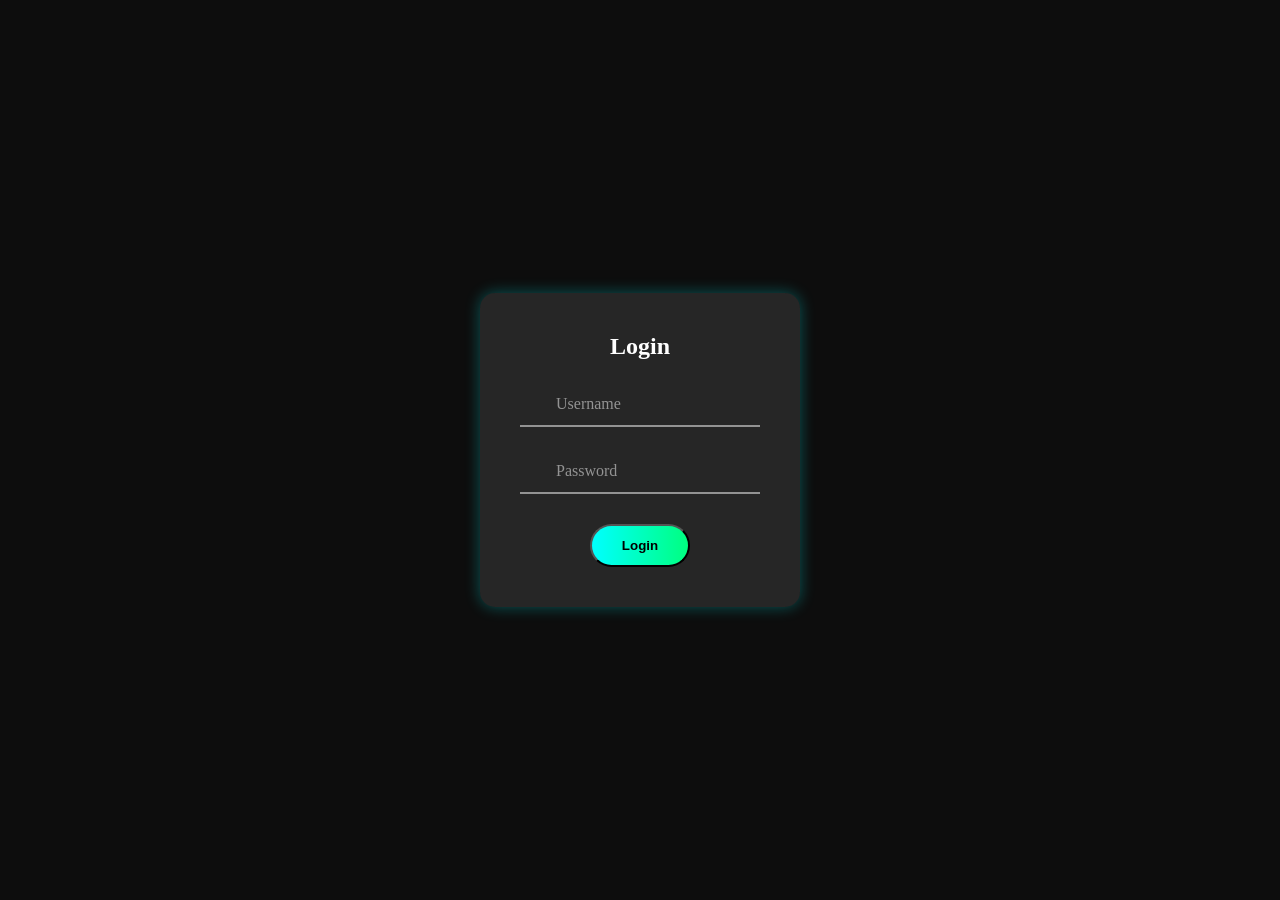
<file: form.html>
<!DOCTYPE html>
<html lang="en">
<head>
    <meta charset="UTF-8">
    <meta name="viewport" content="width=device-width, initial-scale=1.0">
    <title>Form</title>
    <link rel="stylesheet" href="form.css">
</head>
<body>
    <form>
        <div class="form-container">
        <h2>Login</h2>
        <div class="input-box">
   
    <input type="text" placeholder="">
    <span>Username</span>
    </div>
    <div class="input-box" >
        <input type="password" placeholder="">
        <span>Password</span>
    </div>
    <button class="submit-btn">Login</button>
    </div>
    </form>
</body>
</html>
</file>
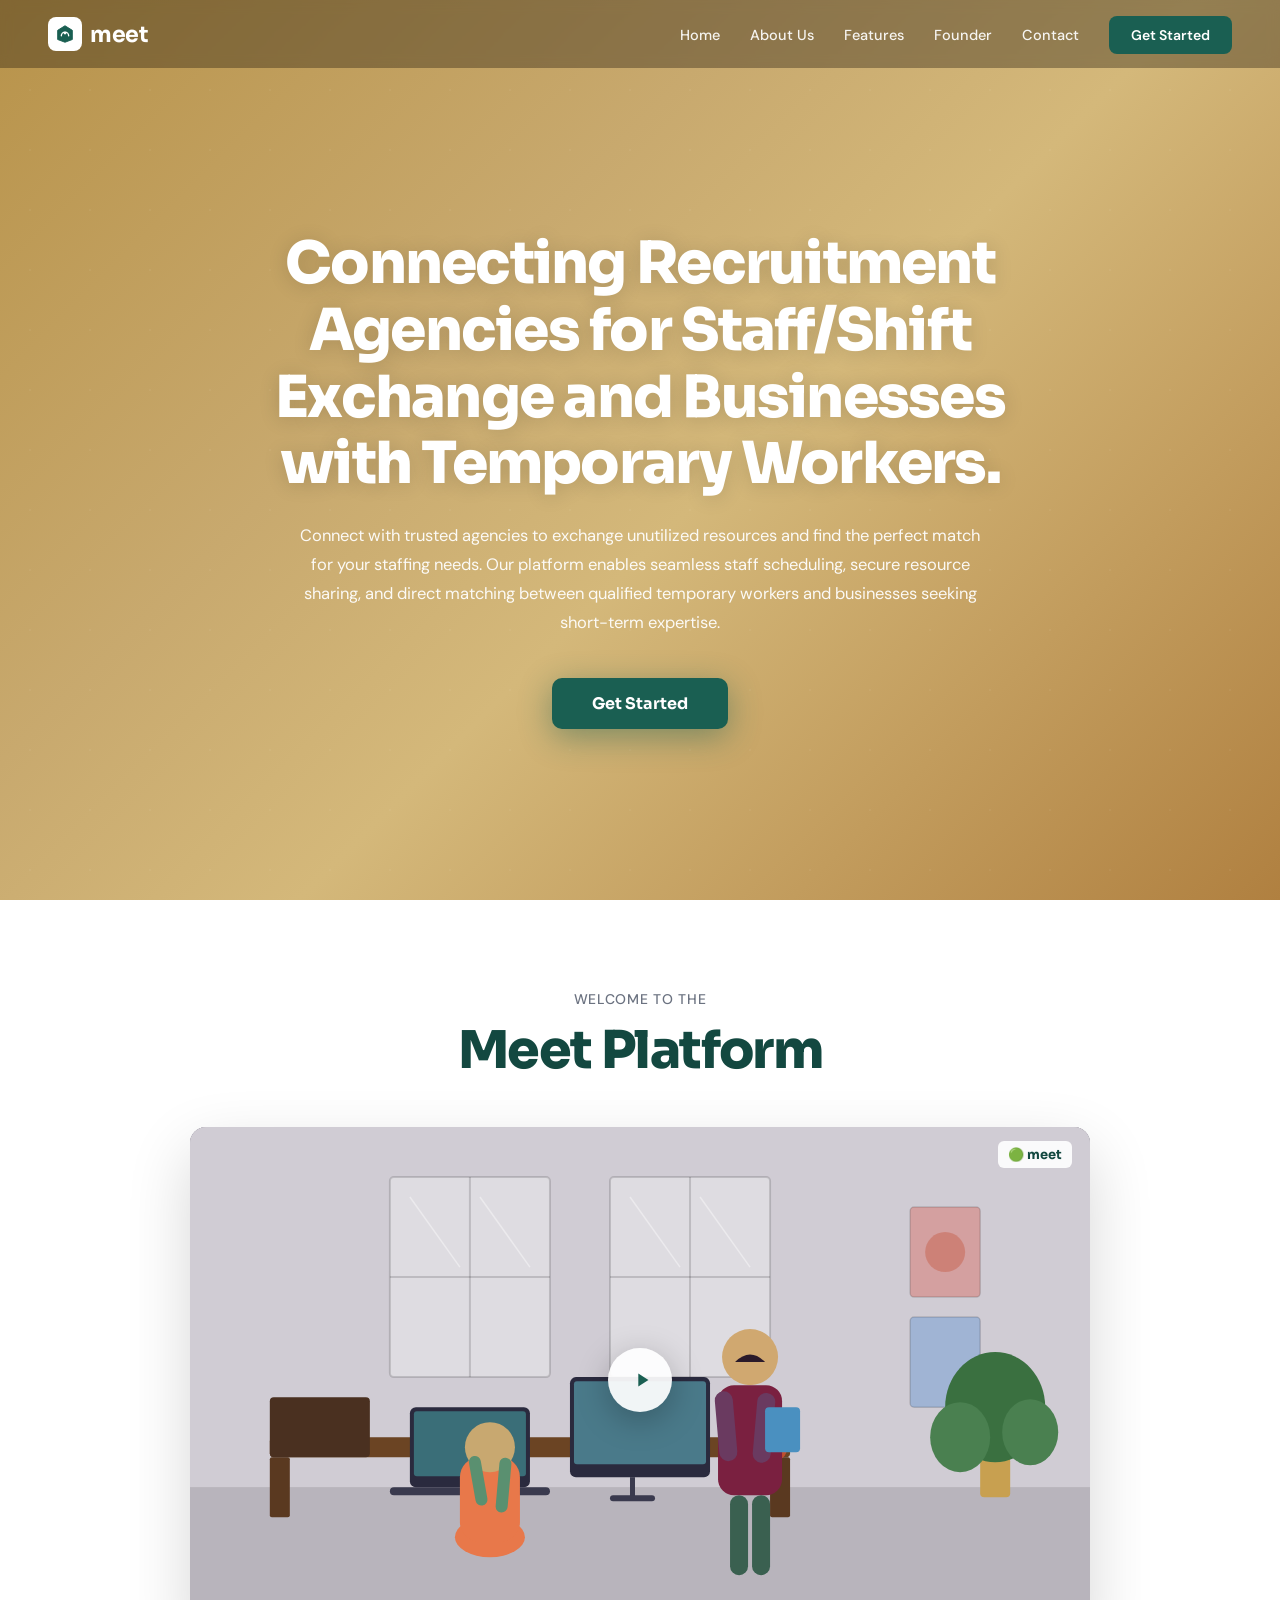
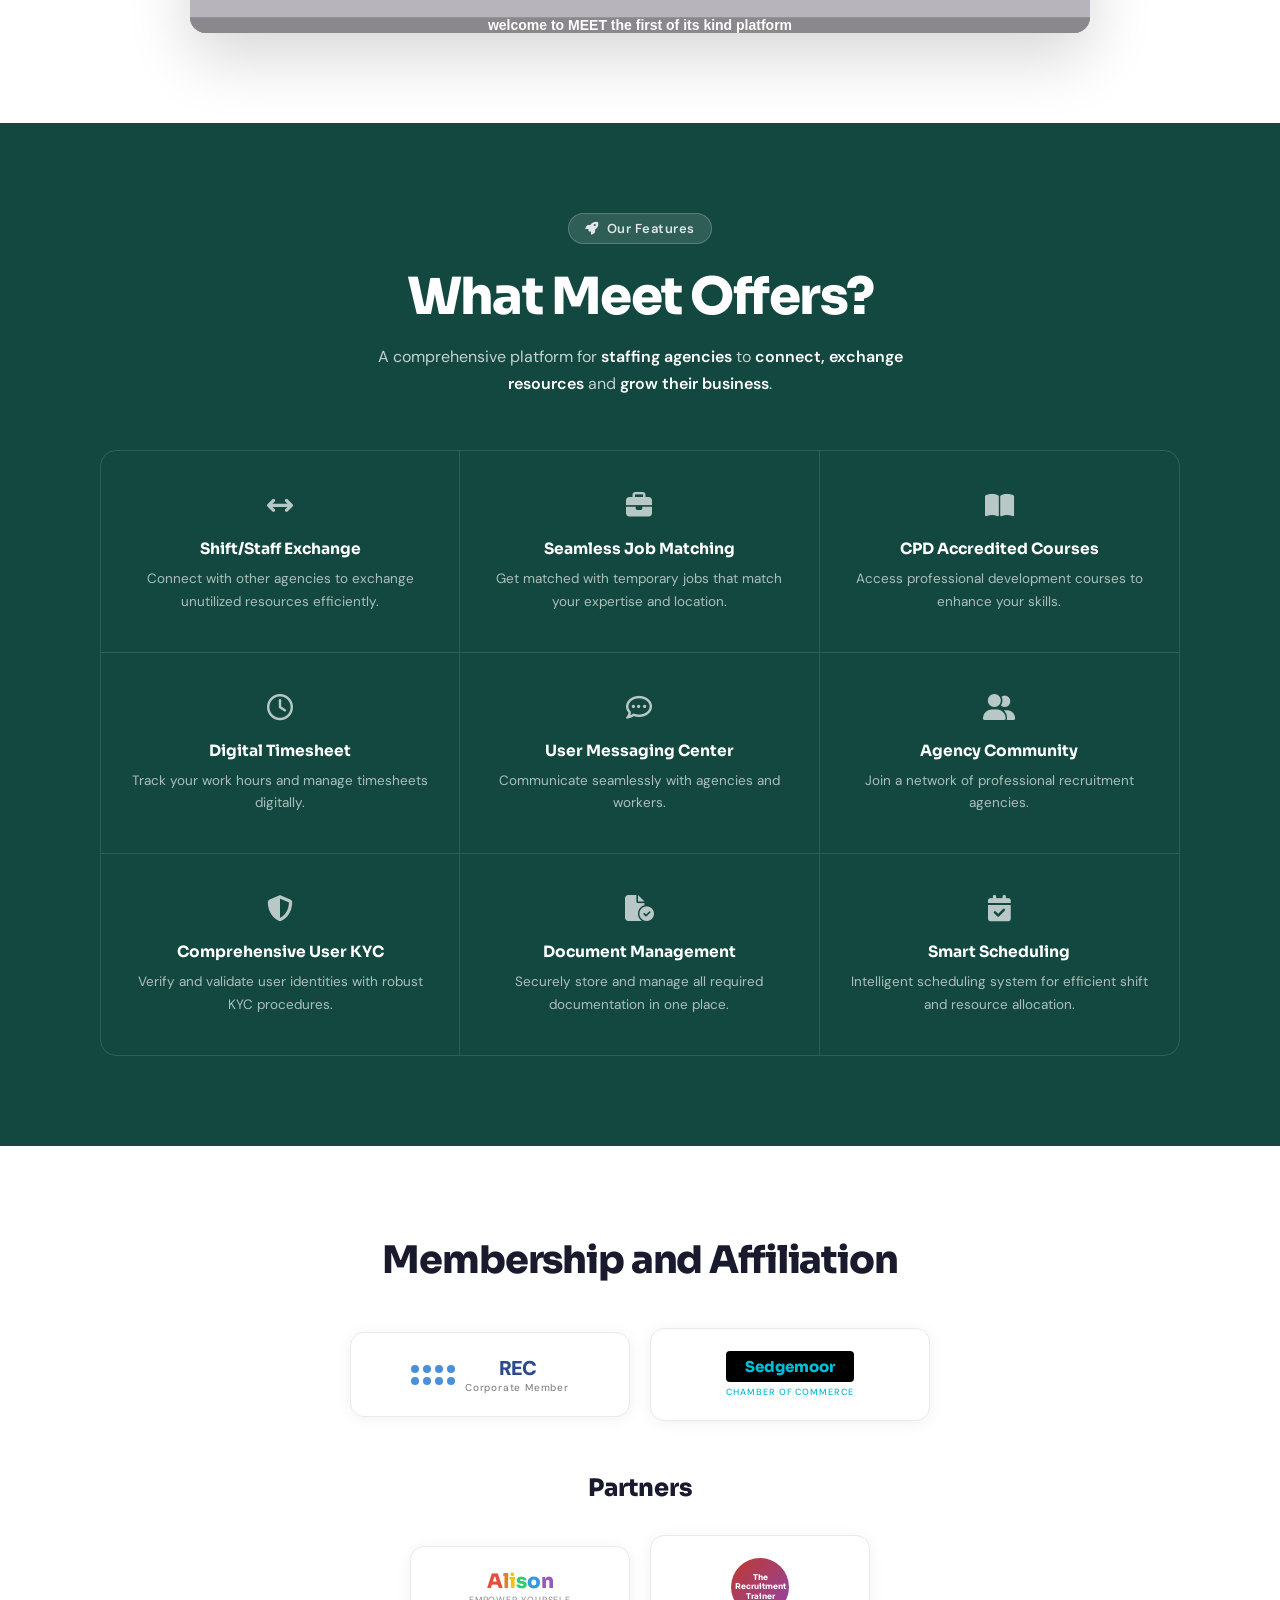
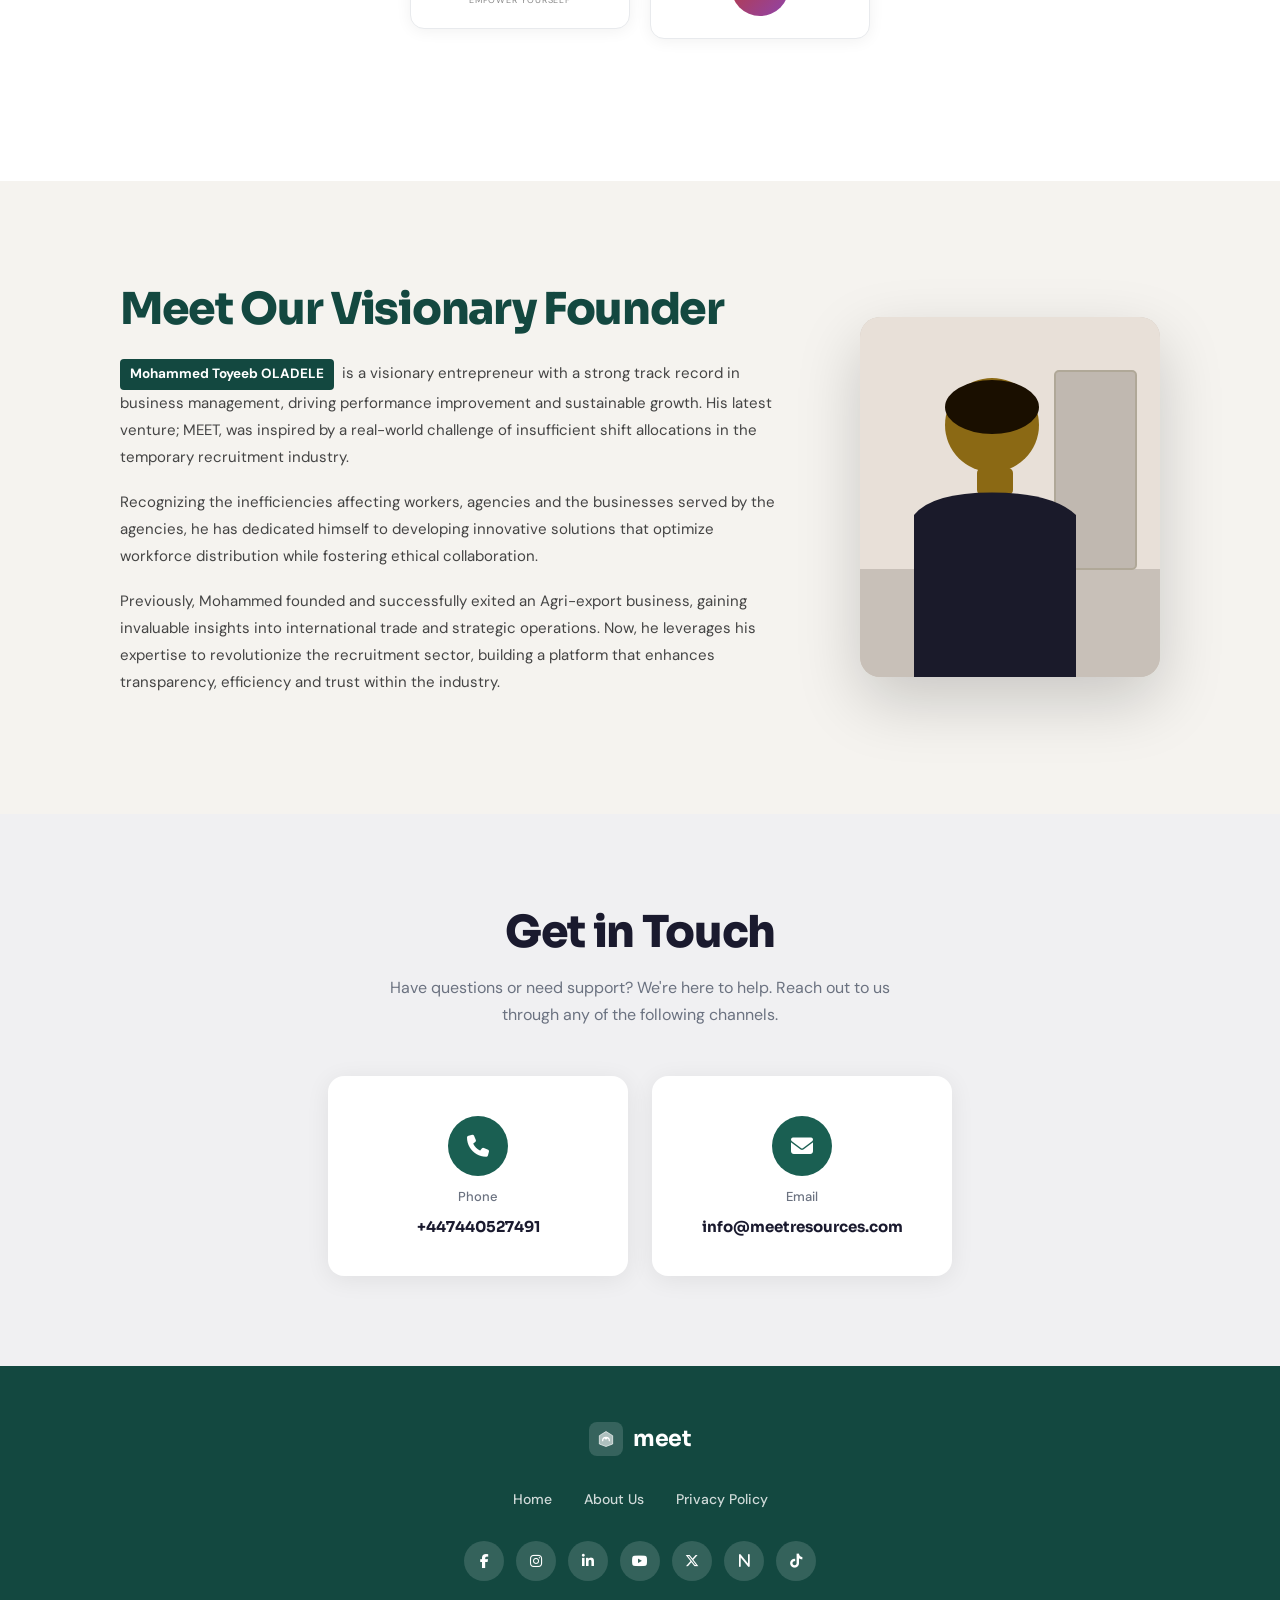
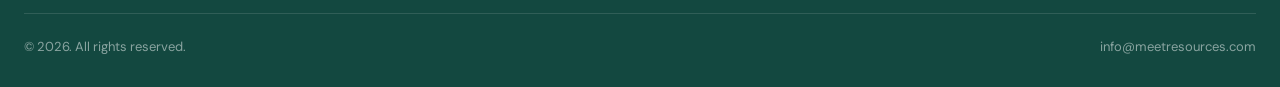
<file: new.html>
<!DOCTYPE html>
<html lang="en">
<head>
<meta charset="UTF-8">
<meta name="viewport" content="width=device-width, initial-scale=1.0">
<title>Meet – Connecting Recruitment Agencies</title>
<link href="https://fonts.googleapis.com/css2?family=Sora:wght@300;400;500;600;700;800&family=DM+Sans:wght@300;400;500;600&display=swap" rel="stylesheet">
<link rel="stylesheet" href="https://cdnjs.cloudflare.com/ajax/libs/font-awesome/6.5.0/css/all.min.css">
 <link rel="shortcut icon" href="green.png" type="image/x-icon">
<style>
  *, *::before, *::after { box-sizing: border-box; margin: 0; padding: 0; }
  :root {
    --teal: #1a5f52;
    --teal-dark: #134840;
    --teal-light: #22796a;
    --off-white: #f5f3ef;
    --text-dark: #1a1a2e;
    --text-muted: #6b7280;
    --font-head: 'Sora', sans-serif;
    --font-body: 'DM Sans', sans-serif;
  }
  html { scroll-behavior: smooth; }
  body { font-family: var(--font-body); color: var(--text-dark); overflow-x: hidden; background: #fff; }

  /* ── NAVBAR ── */
  nav {
    position: fixed; top: 0; left: 0; right: 0; z-index: 1000;
    display: flex; align-items: center; justify-content: space-between;
    padding: 0 48px; height: 68px;
    background: rgba(30,20,10,0.35);
    backdrop-filter: blur(6px); -webkit-backdrop-filter: blur(6px);
    transition: background 0.4s ease, box-shadow 0.4s ease;
  }
  nav.scrolled { background: var(--teal-dark); box-shadow: 0 4px 24px rgba(0,0,0,0.25); }

  .nav-logo {
    display: flex; align-items: center; gap: 8px;
    text-decoration: none; color: #fff;
    font-family: var(--font-head); font-size: 22px; font-weight: 700; letter-spacing: -0.5px;
    flex-shrink: 0;
  }
  .nav-logo .logo-icon {
    width: 34px; height: 34px; background: #fff; border-radius: 8px;
    display: flex; align-items: center; justify-content: center;
  }
  .nav-logo .logo-icon svg { width: 22px; height: 22px; }

  .nav-links { display: flex; align-items: center; gap: 30px; list-style: none; }
  .nav-links a {
    color: rgba(255,255,255,0.92); text-decoration: none;
    font-size: 14.5px; font-weight: 500; white-space: nowrap; transition: color 0.2s;
  }
  .nav-links a:hover { color: #fff; }
  .nav-cta {
    background: var(--teal); color: #fff !important; padding: 10px 22px;
    border-radius: 8px; font-weight: 600 !important; font-size: 14px !important;
  }
  .nav-cta:hover { background: var(--teal-light) !important; }

  /* Hamburger */
  .hamburger {
    display: none; flex-direction: column; gap: 5px;
    background: none; border: none; cursor: pointer; padding: 6px; z-index: 1100;
  }
  .hamburger span {
    display: block; width: 26px; height: 2.5px; background: #fff;
    border-radius: 3px; transition: transform 0.3s, opacity 0.3s;
  }
  .hamburger.open span:nth-child(1) { transform: translateY(7.5px) rotate(45deg); }
  .hamburger.open span:nth-child(2) { opacity: 0; }
  .hamburger.open span:nth-child(3) { transform: translateY(-7.5px) rotate(-45deg); }

  /* Mobile drawer */
  .mobile-menu {
    position: fixed; top: 68px; left: 0; right: 0;
    background: var(--teal-dark);
    flex-direction: column; padding: 20px 24px 28px; gap: 0; z-index: 999;
    box-shadow: 0 12px 40px rgba(0,0,0,0.3);
    display: none; opacity: 0; transform: translateY(-8px);
    transition: opacity 0.3s ease, transform 0.3s ease;
  }
  .mobile-menu.open { display: flex; opacity: 1; transform: translateY(0); }
  .mobile-menu a {
    color: rgba(255,255,255,0.9); text-decoration: none;
    font-size: 16px; font-weight: 500;
    padding: 13px 0; border-bottom: 1px solid rgba(255,255,255,0.1); transition: color 0.2s;
  }
  .mobile-menu a:last-child { border-bottom: none; }
  .mobile-menu a:hover { color: #fff; }
  .mobile-cta {
    margin-top: 18px; background: var(--teal); color: #fff !important;
    text-align: center; padding: 14px; border-radius: 10px;
    font-weight: 700 !important; font-size: 15px !important; border-bottom: none !important;
  }

  /* ── HERO ── */
  #home {
    min-height: 100vh;
    background: linear-gradient(135deg,#b8934a 0%,#c8a96e 35%,#d4b87a 55%,#b08040 100%);
    position: relative; display: flex; align-items: center; justify-content: center; overflow: hidden;
  }
  #home::before {
    content: ''; position: absolute; inset: 0;
    background: url('data:image/svg+xml,<svg xmlns="http://www.w3.org/2000/svg" width="60" height="60"><circle cx="30" cy="30" r="1" fill="rgba(255,255,255,0.06)"/></svg>') repeat;
  }
  .hero-inner {
    position: relative; z-index: 2; text-align: center;
    max-width: 820px; padding: 140px 24px 80px; width: 100%;
  }
  .hero-inner h1 {
    font-family: var(--font-head); font-size: clamp(26px, 5.5vw, 58px);
    font-weight: 800; color: #fff; line-height: 1.15; letter-spacing: -0.03em;
    margin-bottom: 24px; text-shadow: 0 2px 20px rgba(0,0,0,0.15);
  }
  .hero-inner p {
    font-size: clamp(14px, 2vw, 16.5px); line-height: 1.75;
    color: rgba(255,255,255,0.93); max-width: 680px; margin: 0 auto 40px;
  }
  .btn-primary {
    display: inline-block; background: var(--teal); color: #fff;
    padding: 15px 40px; border-radius: 10px;
    font-family: var(--font-head); font-size: 16px; font-weight: 700; text-decoration: none;
    transition: background 0.25s, transform 0.2s, box-shadow 0.2s;
    box-shadow: 0 8px 32px rgba(26,95,82,0.45);
  }
  .btn-primary:hover { background: var(--teal-light); transform: translateY(-2px); box-shadow: 0 12px 40px rgba(26,95,82,0.55); }

  /* ── SECTION BASE ── */
  section { padding: 90px 48px; }
  .section-label {
    display: inline-flex; align-items: center; gap: 8px;
    background: rgba(26,95,82,0.1); color: var(--teal);
    padding: 6px 16px; border-radius: 100px;
    font-size: 13px; font-weight: 600; letter-spacing: 0.04em; margin-bottom: 20px;
  }

  /* ── ABOUT ── */
  #about { background: #fff; text-align: center; }
  #about .welcome-sub {
    font-size: 14px; font-weight: 500; color: var(--text-muted);
    letter-spacing: 0.05em; text-transform: uppercase; margin-bottom: 10px;
  }
  #about h2 {
    font-family: var(--font-head); font-size: clamp(26px,4.5vw,52px);
    font-weight: 800; color: var(--teal-dark); letter-spacing: -0.03em; margin-bottom: 44px;
  }
  .video-wrapper {
    max-width: 900px; margin: 0 auto; border-radius: 16px; overflow: hidden;
    box-shadow: 0 24px 64px rgba(0,0,0,0.16);
    position: relative; background: #2a2a3e; aspect-ratio: 16/9; cursor: pointer; width: 100%;
  }
  .video-illustration { width: 100%; height: 100%; position: relative; display: block; }
  .play-btn {
    position: absolute; top: 50%; left: 50%; transform: translate(-50%,-50%);
    width: 64px; height: 64px; background: rgba(255,255,255,0.92); border-radius: 50%;
    display: flex; align-items: center; justify-content: center;
    box-shadow: 0 8px 32px rgba(0,0,0,0.25); cursor: pointer; transition: transform 0.2s; z-index: 5;
  }
  .play-btn:hover { transform: translate(-50%,-50%) scale(1.08); }
  .play-btn svg { margin-left: 4px; }
  .video-logo {
    position: absolute; top: 14px; right: 18px;
    background: rgba(255,255,255,0.9); border-radius: 6px;
    padding: 5px 10px; font-family: var(--font-head);
    font-size: 13px; font-weight: 700; color: var(--teal-dark); z-index: 5;
  }

  /* ── FEATURES ── */
  #features { background: var(--teal-dark); color: #fff; text-align: center; }
  #features .section-label {
    background: rgba(255,255,255,0.12); color: rgba(255,255,255,0.85);
    border: 1px solid rgba(255,255,255,0.2);
  }
  #features h2 {
    font-family: var(--font-head); font-size: clamp(24px,4vw,52px);
    font-weight: 800; color: #fff; letter-spacing: -0.03em; margin-bottom: 14px;
  }
  .features-subtitle {
    font-size: clamp(14px,1.8vw,16px); color: rgba(255,255,255,0.75);
    max-width: 560px; margin: 0 auto 52px; line-height: 1.7;
  }
  .features-subtitle strong { color: #fff; font-weight: 600; }
  .features-grid {
    display: grid; grid-template-columns: repeat(3,1fr);
    max-width: 1080px; margin: 0 auto;
    border: 1px solid rgba(255,255,255,0.12); border-radius: 16px; overflow: hidden;
  }
  .feature-card {
    padding: 38px 24px; border-right: 1px solid rgba(255,255,255,0.12);
    border-bottom: 1px solid rgba(255,255,255,0.12); text-align: center; transition: background 0.25s;
  }
  .feature-card:nth-child(3n) { border-right: none; }
  .feature-card:nth-child(n+7) { border-bottom: none; }
  .feature-card:hover { background: rgba(255,255,255,0.06); }
  .feature-icon { font-size: 26px; color: rgba(255,255,255,0.7); margin-bottom: 16px; display: block; }
  .feature-card h3 { font-family: var(--font-head); font-size: 15.5px; font-weight: 700; color: #fff; margin-bottom: 10px; }
  .feature-card p { font-size: 13.5px; color: rgba(255,255,255,0.65); line-height: 1.7; }

  /* ── MEMBERSHIP ── */
  #membership { background: #fff; text-align: center; }
  #membership h2 {
    font-family: var(--font-head); font-size: clamp(20px,3.5vw,38px);
    font-weight: 800; color: var(--text-dark); letter-spacing: -0.03em; margin-bottom: 44px;
  }
  .logo-row {
    display: flex; align-items: center; justify-content: center;
    gap: 20px; flex-wrap: wrap; max-width: 800px; margin: 0 auto 52px;
  }
  .logo-card {
    background: #fff; border: 1.5px solid #e8eaed; border-radius: 14px;
    padding: 22px 32px; display: flex; align-items: center; justify-content: center;
    box-shadow: 0 2px 16px rgba(0,0,0,0.06);
    flex: 1; min-width: 160px; max-width: 280px; min-height: 76px;
    transition: box-shadow 0.2s, transform 0.2s;
  }
  .logo-card:hover { box-shadow: 0 8px 32px rgba(0,0,0,0.1); transform: translateY(-3px); }
  .rec-logo { display: flex; align-items: center; gap: 10px; }
  .rec-dots { display: grid; grid-template-columns: repeat(4,8px); grid-template-rows: repeat(2,8px); gap: 4px; }
  .rec-dot { width: 8px; height: 8px; border-radius: 50%; background: #4a90d9; }
  .sedgemoor-text { font-family: var(--font-head); font-size: 15px; font-weight: 800; background: #000; color: #00bcd4; padding: 6px 10px; border-radius: 4px; }
  .sedgemoor-sub { font-size: 9px; letter-spacing: 0.1em; color: #00bcd4; text-align: center; margin-top: 4px; font-weight: 500; }
  .partners-section h3 { font-family: var(--font-head); font-size: 24px; font-weight: 800; color: var(--text-dark); margin-bottom: 32px; }
  .partner-card {
    background: #fff; border: 1.5px solid #e8eaed; border-radius: 14px;
    padding: 22px 32px; display: flex; align-items: center; justify-content: center;
    flex: 1; min-width: 140px; max-width: 220px; min-height: 76px;
    box-shadow: 0 2px 16px rgba(0,0,0,0.06); transition: box-shadow 0.2s, transform 0.2s;
  }
  .partner-card:hover { box-shadow: 0 8px 32px rgba(0,0,0,0.1); transform: translateY(-3px); }
  .alison-logo { font-family: var(--font-head); font-size: 20px; font-weight: 800; }
  .alison-sub { font-size: 9px; color: #888; letter-spacing: 0.1em; text-align: center; }
  .rt-logo {
    width: 58px; height: 58px; border-radius: 50%;
    background: linear-gradient(135deg,#c0392b,#8e44ad);
    display: flex; align-items: center; justify-content: center;
    color: #fff; font-family: var(--font-head); font-size: 8px;
    font-weight: 700; text-align: center; line-height: 1.2; padding: 6px;
  }

  /* ── FOUNDER ── */
  .founder-section-wrapper { background: var(--off-white); }
  #founder { display: flex; align-items: center; gap: 72px; max-width: 1200px; margin: 0 auto; padding: 100px 80px; }
  .founder-text { flex: 1; }
  .founder-text h2 { font-family: var(--font-head); font-size: clamp(22px,3.5vw,44px); font-weight: 800; color: var(--teal-dark); letter-spacing: -0.03em; margin-bottom: 22px; }
  .founder-name-pill { display: inline-block; background: var(--teal-dark); color: #fff; padding: 3px 10px; border-radius: 4px; font-weight: 700; font-size: 13.5px; margin-right: 4px; }
  .founder-text p { font-size: 15px; line-height: 1.8; color: #444; margin-bottom: 18px; }
  .founder-image { flex-shrink: 0; width: 300px; height: 360px; border-radius: 20px; overflow: hidden; box-shadow: 0 24px 64px rgba(0,0,0,0.18); }

  /* ── CONTACT ── */
  #contact { background: #f0f0f2; text-align: center; }
  #contact h2 { font-family: var(--font-head); font-size: clamp(22px,4vw,44px); font-weight: 800; color: var(--text-dark); letter-spacing: -0.03em; margin-bottom: 14px; }
  .contact-sub { font-size: clamp(14px,1.8vw,16px); color: var(--text-muted); max-width: 520px; margin: 0 auto 48px; line-height: 1.7; }
  .contact-cards { display: flex; justify-content: center; gap: 24px; flex-wrap: wrap; }
  .contact-card {
    background: #fff; border-radius: 16px; padding: 40px 44px;
    display: flex; flex-direction: column; align-items: center; gap: 12px;
    flex: 1; min-width: 200px; max-width: 300px;
    box-shadow: 0 4px 24px rgba(0,0,0,0.07); transition: transform 0.2s, box-shadow 0.2s;
  }
  .contact-card:hover { transform: translateY(-4px); box-shadow: 0 12px 40px rgba(0,0,0,0.12); }
  .contact-icon { width: 60px; height: 60px; background: var(--teal); border-radius: 50%; display: flex; align-items: center; justify-content: center; color: #fff; font-size: 22px; }
  .contact-label { font-size: 13px; color: var(--text-muted); font-weight: 500; }
  .contact-value { font-family: var(--font-head); font-size: 15px; font-weight: 700; color: var(--text-dark); word-break: break-all; text-align: center; }

  /* ── FOOTER ── */
  footer { background: var(--teal-dark); color: rgba(255,255,255,0.8); text-align: center; padding: 56px 24px 32px; }
  .footer-logo { display: inline-flex; align-items: center; gap: 10px; color: #fff; font-family: var(--font-head); font-size: 22px; font-weight: 700; letter-spacing: -0.5px; margin-bottom: 32px; text-decoration: none; }
  .footer-logo .logo-icon { width: 34px; height: 34px; background: rgba(255,255,255,0.15); border-radius: 8px; display: flex; align-items: center; justify-content: center; }
  .footer-nav { display: flex; justify-content: center; gap: 32px; list-style: none; margin-bottom: 32px; flex-wrap: wrap; }
  .footer-nav a { color: rgba(255,255,255,0.8); text-decoration: none; font-size: 14px; font-weight: 500; transition: color 0.2s; }
  .footer-nav a:hover { color: #fff; }
  .social-icons { display: flex; justify-content: center; gap: 12px; margin-bottom: 32px; flex-wrap: wrap; }
  .social-icon { width: 40px; height: 40px; border-radius: 50%; background: rgba(255,255,255,0.14); display: flex; align-items: center; justify-content: center; color: #fff; font-size: 14px; text-decoration: none; transition: background 0.2s, transform 0.2s; }
  .social-icon:hover { background: rgba(255,255,255,0.26); transform: translateY(-2px); }
  .footer-bottom { display: flex; justify-content: space-between; align-items: center; border-top: 1px solid rgba(255,255,255,0.12); padding-top: 24px; font-size: 13px; color: rgba(255,255,255,0.5); flex-wrap: wrap; gap: 10px; }

  /* ── ANIMATIONS ── */
  .fade-up { opacity: 0; transform: translateY(26px); transition: opacity 0.7s ease, transform 0.7s ease; }
  .fade-up.visible { opacity: 1; transform: none; }
  .stagger-1 { transition-delay: 0.1s; }
  .stagger-2 { transition-delay: 0.2s; }
  .stagger-3 { transition-delay: 0.3s; }
  .stagger-4 { transition-delay: 0.4s; }
  .stagger-5 { transition-delay: 0.5s; }

  /* ════════════════════════════════════════
     RESPONSIVE BREAKPOINTS
  ════════════════════════════════════════ */

  /* Large tablet: ≤ 1024px */
  @media (max-width: 1024px) {
    nav { padding: 0 28px; }
    .nav-links { gap: 20px; }
    section { padding: 80px 32px; }
    #founder { padding: 80px 48px; gap: 48px; }
    .founder-image { width: 260px; height: 310px; }
  }

  /* Tablet: ≤ 768px  — show hamburger */
  @media (max-width: 768px) {
    nav { padding: 0 20px; height: 62px; }
    .nav-links { display: none; }
    .hamburger { display: flex; }
    .mobile-menu { top: 62px; }

    section { padding: 64px 20px; }
    .hero-inner { padding: 110px 20px 70px; }
    .btn-primary { padding: 14px 34px; font-size: 15px; }

    /* Features → 2 columns */
    .features-grid { grid-template-columns: repeat(2,1fr); }
    .feature-card:nth-child(3n) { border-right: 1px solid rgba(255,255,255,0.12); }
    .feature-card:nth-child(2n) { border-right: none !important; }
    .feature-card:nth-child(n+7) { border-bottom: 1px solid rgba(255,255,255,0.12); }
    .feature-card:nth-child(n+9) { border-bottom: none !important; }

    /* Founder stacked */
    #founder { flex-direction: column-reverse; padding: 60px 24px; gap: 32px; text-align: center; }
    .founder-image { width: 100%; max-width: 300px; height: 260px; margin: 0 auto; }

    .contact-card { min-width: 160px; padding: 32px 24px; }
    .footer-bottom { flex-direction: column; text-align: center; }
  }

  /* Mobile: ≤ 480px */
  @media (max-width: 480px) {
    nav { padding: 0 16px; }
    .nav-logo { font-size: 19px; }
    .nav-logo .logo-icon { width: 30px; height: 30px; }

    section { padding: 52px 16px; }
    .hero-inner { padding: 100px 16px 60px; }

    /* Features → 1 column */
    .features-grid { grid-template-columns: 1fr; border-radius: 12px; }
    .feature-card { border-right: none !important; border-bottom: 1px solid rgba(255,255,255,0.12) !important; padding: 30px 20px; }
    .feature-card:last-child { border-bottom: none !important; }

    .logo-card { min-width: 130px; padding: 18px 20px; }
    .partner-card { min-width: 120px; padding: 18px 20px; }

    #founder { padding: 52px 16px; gap: 24px; }
    .founder-image { height: 220px; }
    .founder-text p { font-size: 14px; }

    .contact-cards { flex-direction: column; align-items: stretch; }
    .contact-card { max-width: 100%; }

    .footer-nav { gap: 18px; }
    .social-icons { gap: 10px; }
    .social-icon { width: 36px; height: 36px; font-size: 13px; }
  }

  /* Very small: ≤ 360px */
  @media (max-width: 360px) {
    .hero-inner h1 { font-size: 22px; }
    .hero-inner p { font-size: 13px; }
    .btn-primary { padding: 12px 26px; font-size: 14px; }
    .features-subtitle { font-size: 13px; }
    .founder-text h2 { font-size: 20px; }
    .contact-value { font-size: 13px; }
  }
</style>
</head>
<body>

<!-- ── NAVBAR ── -->
<nav id="navbar">
  <a class="nav-logo" href="#">
    <div class="logo-icon">
      <svg viewBox="0 0 24 24" fill="none" xmlns="">
        <path d="M4 18V8l8-5 8 5v10l-8 3-8-3z" fill="#1a5f52" stroke="#1a5f52" stroke-width="1"/>
        <path d="M8 14c0-2.2 1.8-4 4-4s4 1.8 4 4" stroke="white" stroke-width="1.5" stroke-linecap="round" fill="none"/>
        <circle cx="12" cy="11" r="1.5" fill="white"/>
      </svg>
    </div>
    meet
  </a>

  <ul class="nav-links">
    <li><a href="#home">Home</a></li>
    <li><a href="#about">About Us</a></li>
    <li><a href="#features">Features</a></li>
    <li><a href="#founder">Founder</a></li>
    <li><a href="#contact">Contact</a></li>
    <li><a href="#" class="nav-cta">Get Started</a></li>
  </ul>

  <button class="hamburger" id="hamburger" aria-label="Toggle menu">
    <span></span><span></span><span></span>
  </button>
</nav>

<!-- Mobile Drawer -->
<div class="mobile-menu" id="mobileMenu">
  <a href="#home" class="mobile-link">Home</a>
  <a href="#about" class="mobile-link">About Us</a>
  <a href="#features" class="mobile-link">Features</a>
  <a href="#founder" class="mobile-link">Founder</a>
  <a href="#contact" class="mobile-link">Contact</a>
  <a href="#" class="mobile-cta">Get Started</a>
</div>

<!-- ── HERO ── -->
<section id="home">
  <div class="hero-inner">
    <h1>Connecting Recruitment Agencies for Staff/Shift Exchange and Businesses with Temporary Workers.</h1>
    <p>Connect with trusted agencies to exchange unutilized resources and find the perfect match for your staffing needs. Our platform enables seamless staff scheduling, secure resource sharing, and direct matching between qualified temporary workers and businesses seeking short-term expertise.</p>
    <a href="#" class="btn-primary">Get Started</a>
  </div>
</section>

<!-- ── ABOUT / VIDEO ── -->
<section id="about">
  <p class="welcome-sub fade-up">Welcome to the</p>
  <h2 class="fade-up stagger-1">Meet Platform</h2>
  <div class="video-wrapper fade-up stagger-2">
    <div class="video-illustration">
      <svg width="100%" height="100%" viewBox="0 0 900 506" xmlns="http://www.w3.org/2000/svg" preserveAspectRatio="xMidYMid slice" style="display:block;position:absolute;inset:0;">
        <rect width="900" height="506" fill="#c8c4cc"/>
        <rect x="0" y="0" width="900" height="360" fill="#d0ccd4"/>
        <rect x="0" y="360" width="900" height="146" fill="#b8b4bc"/>
        <rect x="200" y="50" width="160" height="200" rx="4" fill="rgba(255,255,255,0.3)" stroke="rgba(0,0,0,0.15)" stroke-width="2"/>
        <line x1="280" y1="50" x2="280" y2="250" stroke="rgba(0,0,0,0.15)" stroke-width="2"/>
        <line x1="200" y1="150" x2="360" y2="150" stroke="rgba(0,0,0,0.15)" stroke-width="2"/>
        <line x1="220" y1="70" x2="270" y2="140" stroke="rgba(255,255,255,0.4)" stroke-width="1.5"/>
        <line x1="290" y1="70" x2="340" y2="140" stroke="rgba(255,255,255,0.4)" stroke-width="1.5"/>
        <rect x="420" y="50" width="160" height="200" rx="4" fill="rgba(255,255,255,0.3)" stroke="rgba(0,0,0,0.15)" stroke-width="2"/>
        <line x1="500" y1="50" x2="500" y2="250" stroke="rgba(0,0,0,0.15)" stroke-width="2"/>
        <line x1="420" y1="150" x2="580" y2="150" stroke="rgba(0,0,0,0.15)" stroke-width="2"/>
        <line x1="440" y1="70" x2="490" y2="140" stroke="rgba(255,255,255,0.4)" stroke-width="1.5"/>
        <line x1="510" y1="70" x2="560" y2="140" stroke="rgba(255,255,255,0.4)" stroke-width="1.5"/>
        <rect x="720" y="80" width="70" height="90" rx="4" fill="#d4a0a0" stroke="rgba(0,0,0,0.15)" stroke-width="1.5"/>
        <circle cx="755" cy="125" r="20" fill="rgba(200,100,80,0.5)"/>
        <rect x="720" y="190" width="70" height="90" rx="4" fill="#a0b4d4" stroke="rgba(0,0,0,0.15)" stroke-width="1.5"/>
        <rect x="80" y="310" width="520" height="20" rx="4" fill="#6b4423"/>
        <rect x="80" y="330" width="20" height="60" rx="2" fill="#5a3920"/>
        <rect x="580" y="330" width="20" height="60" rx="2" fill="#5a3920"/>
        <rect x="80" y="270" width="100" height="60" rx="4" fill="#4a3020"/>
        <rect x="220" y="280" width="120" height="80" rx="6" fill="#2a2a3e"/>
        <rect x="224" y="284" width="112" height="65" rx="3" fill="#3a6e78"/>
        <rect x="200" y="360" width="160" height="8" rx="4" fill="#3a3a4e"/>
        <rect x="380" y="250" width="140" height="100" rx="6" fill="#2a2a3e"/>
        <rect x="384" y="254" width="132" height="83" rx="3" fill="#4a7a8a"/>
        <rect x="440" y="350" width="5" height="20" fill="#3a3a4e"/>
        <rect x="420" y="368" width="45" height="6" rx="3" fill="#3a3a4e"/>
        <rect x="550" y="295" width="30" height="35" rx="4" fill="#c05030"/>
        <path d="M580 308 Q595 308 595 320 Q595 332 580 332" stroke="#c05030" stroke-width="4" fill="none"/>
        <ellipse cx="300" cy="410" rx="35" ry="20" fill="#e8784a"/>
        <rect x="270" y="330" width="60" height="85" rx="20" fill="#e8784a"/>
        <circle cx="300" cy="320" r="25" fill="#c8a870"/>
        <rect x="278" y="330" width="12" height="50" rx="6" fill="#5a9070" transform="rotate(-10 278 330)"/>
        <rect x="310" y="330" width="12" height="55" rx="6" fill="#5a9070" transform="rotate(5 310 330)"/>
        <circle cx="560" cy="230" r="28" fill="#d0a870"/>
        <path d="M545 235 Q560 220 575 235" fill="#2a1a2a"/>
        <rect x="528" y="258" width="64" height="110" rx="16" fill="#7a2040"/>
        <rect x="524" y="265" width="18" height="70" rx="9" fill="#6a3a60" transform="rotate(-5 524 265)"/>
        <rect x="568" y="265" width="18" height="70" rx="9" fill="#6a3a60" transform="rotate(5 568 265)"/>
        <rect x="575" y="280" width="35" height="45" rx="4" fill="#4a90c0"/>
        <rect x="540" y="368" width="18" height="80" rx="9" fill="#3a6050"/>
        <rect x="562" y="368" width="18" height="80" rx="9" fill="#3a6050"/>
        <rect x="790" y="330" width="30" height="40" rx="4" fill="#c8a050"/>
        <ellipse cx="805" cy="280" rx="50" ry="55" fill="#3a7040"/>
        <ellipse cx="770" cy="310" rx="30" ry="35" fill="#4a8050"/>
        <ellipse cx="840" cy="305" rx="28" ry="33" fill="#4a8050"/>
        <rect x="0" y="490" width="900" height="16" fill="rgba(0,0,0,0.25)"/>
        <text x="450" y="503" text-anchor="middle" font-family="sans-serif" font-size="14" font-weight="700" fill="white">welcome to MEET the first of its kind platform</text>
      </svg>
    </div>
    <div class="play-btn">
      <svg width="22" height="22" viewBox="0 0 24 24" fill="none">
        <path d="M8 5l11 7-11 7V5z" fill="#1a5f52"/>
      </svg>
    </div>
    <div class="video-logo">🟢 meet</div>
  </div>
</section>

<!-- ── FEATURES ── -->
<section id="features">
  <div class="section-label fade-up"><i class="fa-solid fa-rocket"></i> Our Features</div>
  <h2 class="fade-up stagger-1">What Meet Offers?</h2>
  <p class="features-subtitle fade-up stagger-2">A comprehensive platform for <strong>staffing agencies</strong> to <strong>connect, exchange resources</strong> and <strong>grow their business</strong>.</p>

  <div class="features-grid">
    <div class="feature-card fade-up stagger-1">
      <span class="feature-icon"><i class="fa-solid fa-arrows-left-right"></i></span>
      <h3>Shift/Staff Exchange</h3>
      <p>Connect with other agencies to exchange unutilized resources efficiently.</p>
    </div>
    <div class="feature-card fade-up stagger-2">
      <span class="feature-icon"><i class="fa-solid fa-briefcase"></i></span>
      <h3>Seamless Job Matching</h3>
      <p>Get matched with temporary jobs that match your expertise and location.</p>
    </div>
    <div class="feature-card fade-up stagger-3">
      <span class="feature-icon"><i class="fa-solid fa-book-open"></i></span>
      <h3>CPD Accredited Courses</h3>
      <p>Access professional development courses to enhance your skills.</p>
    </div>
    <div class="feature-card fade-up stagger-1">
      <span class="feature-icon"><i class="fa-regular fa-clock"></i></span>
      <h3>Digital Timesheet</h3>
      <p>Track your work hours and manage timesheets digitally.</p>
    </div>
    <div class="feature-card fade-up stagger-2">
      <span class="feature-icon"><i class="fa-regular fa-comment-dots"></i></span>
      <h3>User Messaging Center</h3>
      <p>Communicate seamlessly with agencies and workers.</p>
    </div>
    <div class="feature-card fade-up stagger-3">
      <span class="feature-icon"><i class="fa-solid fa-user-group"></i></span>
      <h3>Agency Community</h3>
      <p>Join a network of professional recruitment agencies.</p>
    </div>
    <div class="feature-card fade-up stagger-1">
      <span class="feature-icon"><i class="fa-solid fa-shield-halved"></i></span>
      <h3>Comprehensive User KYC</h3>
      <p>Verify and validate user identities with robust KYC procedures.</p>
    </div>
    <div class="feature-card fade-up stagger-2">
      <span class="feature-icon"><i class="fa-solid fa-file-circle-check"></i></span>
      <h3>Document Management</h3>
      <p>Securely store and manage all required documentation in one place.</p>
    </div>
    <div class="feature-card fade-up stagger-3">
      <span class="feature-icon"><i class="fa-solid fa-calendar-check"></i></span>
      <h3>Smart Scheduling</h3>
      <p>Intelligent scheduling system for efficient shift and resource allocation.</p>
    </div>
  </div>
</section>

<!-- ── MEMBERSHIP ── -->
<section id="membership">
  <h2 class="fade-up">Membership and Affiliation</h2>
  <div class="logo-row fade-up stagger-1">
    <div class="logo-card">
      <div class="rec-logo">
        <div class="rec-dots">
          <div class="rec-dot"></div><div class="rec-dot"></div><div class="rec-dot"></div><div class="rec-dot"></div>
          <div class="rec-dot"></div><div class="rec-dot"></div><div class="rec-dot"></div><div class="rec-dot"></div>
        </div>
        <div>
          <div style="font-size:20px;font-weight:900;color:#2a4b8c;letter-spacing:-1px;">REC</div>
          <div style="font-size:10px;color:#888;letter-spacing:0.08em;font-weight:500;">Corporate Member</div>
        </div>
      </div>
    </div>
    <div class="logo-card">
      <div>
        <div class="sedgemoor-text">Sedgemoor</div>
        <div class="sedgemoor-sub">CHAMBER OF COMMERCE</div>
      </div>
    </div>
  </div>

  <div class="partners-section fade-up stagger-2">
    <h3>Partners</h3>
    <div class="logo-row">
      <div class="partner-card">
        <div>
          <div class="alison-logo">
            <span style="color:#e74c3c">A</span><span style="color:#e67e22">l</span><span style="color:#f1c40f">i</span><span style="color:#2ecc71">s</span><span style="color:#3498db">o</span><span style="color:#9b59b6">n</span>
          </div>
          <div class="alison-sub">EMPOWER YOURSELF</div>
        </div>
      </div>
      <div class="partner-card">
        <div class="rt-logo">The Recruitment Trainer</div>
      </div>
    </div>
  </div>
</section>

<!-- ── FOUNDER ── -->
<div class="founder-section-wrapper">
  <div id="founder">
    <div class="founder-text fade-up">
      <h2>Meet Our Visionary Founder</h2>
      <p><span class="founder-name-pill">Mohammed Toyeeb OLADELE</span> is a visionary entrepreneur with a strong track record in business management, driving performance improvement and sustainable growth. His latest venture; MEET, was inspired by a real-world challenge of insufficient shift allocations in the temporary recruitment industry.</p>
      <p>Recognizing the inefficiencies affecting workers, agencies and the businesses served by the agencies, he has dedicated himself to developing innovative solutions that optimize workforce distribution while fostering ethical collaboration.</p>
      <p>Previously, Mohammed founded and successfully exited an Agri-export business, gaining invaluable insights into international trade and strategic operations. Now, he leverages his expertise to revolutionize the recruitment sector, building a platform that enhances transparency, efficiency and trust within the industry.</p>
    </div>
    <div class="founder-image fade-up stagger-2">
      <svg width="100%" height="100%" viewBox="0 0 300 360" xmlns="http://www.w3.org/2000/svg" preserveAspectRatio="xMidYMid slice">
        <rect width="300" height="360" fill="#d0c8c0"/>
        <rect width="300" height="252" fill="#e8e0d8"/>
        <rect y="252" width="300" height="108" fill="#c8c0b8"/>
        <rect x="195" y="54" width="81" height="198" rx="4" fill="#c0b8b0" stroke="#b0a898" stroke-width="2"/>
        <circle cx="132" cy="108" r="47" fill="#8B6914"/>
        <rect x="117" y="151" width="36" height="27" rx="5" fill="#8B6914"/>
        <path d="M54 360 L54 198 Q72 175.5 132 175.5 Q192 175.5 216 198 L216 360 Z" fill="#1a1a2a"/>
        <ellipse cx="132" cy="90" rx="47" ry="27" fill="#1a0f00"/>
      </svg>
    </div>
  </div>
</div>

<!-- ── CONTACT ── -->
<section id="contact">
  <h2 class="fade-up">Get in Touch</h2>
  <p class="contact-sub fade-up stagger-1">Have questions or need support? We're here to help. Reach out to us through any of the following channels.</p>
  <div class="contact-cards">
    <div class="contact-card fade-up stagger-2">
      <div class="contact-icon"><i class="fa-solid fa-phone"></i></div>
      <span class="contact-label">Phone</span>
      <span class="contact-value">+447440527491</span>
    </div>
    <div class="contact-card fade-up stagger-3">
      <div class="contact-icon"><i class="fa-solid fa-envelope"></i></div>
      <span class="contact-label">Email</span>
      <span class="contact-value">info@meetresources.com</span>
    </div>
  </div>
</section>

<!-- ── FOOTER ── -->
<footer>
  <a href="#" class="footer-logo">
    <div class="logo-icon">
      <svg width="20" height="20" viewBox="0 0 24 24" fill="none">
        <path d="M4 18V8l8-5 8 5v10l-8 3-8-3z" fill="rgba(255,255,255,0.6)" stroke="rgba(255,255,255,0.8)" stroke-width="1"/>
        <path d="M8 14c0-2.2 1.8-4 4-4s4 1.8 4 4" stroke="white" stroke-width="1.5" stroke-linecap="round" fill="none"/>
        <circle cx="12" cy="11" r="1.5" fill="white"/>
      </svg>
    </div>
    meet
  </a>
  <ul class="footer-nav">
    <li><a href="#home">Home</a></li>
    <li><a href="#about">About Us</a></li>
    <li><a href="#">Privacy Policy</a></li>
  </ul>
  <div class="social-icons">
    <a href="#" class="social-icon"><i class="fab fa-facebook-f"></i></a>
    <a href="#" class="social-icon"><i class="fab fa-instagram"></i></a>
    <a href="#" class="social-icon"><i class="fab fa-linkedin-in"></i></a>
    <a href="#" class="social-icon"><i class="fab fa-youtube"></i></a>
    <a href="#" class="social-icon"><i class="fab fa-x-twitter"></i></a>
    <a href="#" class="social-icon"><i class="fa-solid fa-n"></i></a>
    <a href="#" class="social-icon"><i class="fab fa-tiktok"></i></a>
  </div>
  <div class="footer-bottom">
    <span>© 2026. All rights reserved.</span>
    <span>info@meetresources.com</span>
  </div>
</footer>

<script>
  /* Navbar scroll effect */
  const navbar = document.getElementById('navbar');
  const heroSection = document.getElementById('home');
  window.addEventListener('scroll', () => {
    const heroBottom = heroSection.offsetTop + heroSection.offsetHeight;
    navbar.classList.toggle('scrolled', window.scrollY >= heroBottom - 80);
  }, { passive: true });

  /* Hamburger toggle */
  const hamburger = document.getElementById('hamburger');
  const mobileMenu = document.getElementById('mobileMenu');

  hamburger.addEventListener('click', (e) => {
    e.stopPropagation();
    const isOpen = hamburger.classList.toggle('open');
    mobileMenu.classList.toggle('open', isOpen);
    document.body.style.overflow = isOpen ? 'hidden' : '';
  });

  /* Close drawer on link click */
  document.querySelectorAll('#mobileMenu a').forEach(link => {
    link.addEventListener('click', () => {
      hamburger.classList.remove('open');
      mobileMenu.classList.remove('open');
      document.body.style.overflow = '';
    });
  });

  /* Close on outside click */
  document.addEventListener('click', (e) => {
    if (!navbar.contains(e.target) && !mobileMenu.contains(e.target)) {
      hamburger.classList.remove('open');
      mobileMenu.classList.remove('open');
      document.body.style.overflow = '';
    }
  });

  /* Fade-up scroll observer */
  const observer = new IntersectionObserver((entries) => {
    entries.forEach(entry => {
      if (entry.isIntersecting) entry.target.classList.add('visible');
    });
  }, { threshold: 0.1 });
  document.querySelectorAll('.fade-up').forEach(el => observer.observe(el));
</script>
</body>
</html>
</file>
<file: form.css>
*{
    margin: 0;
    padding: 0;
    box-sizing: border-box;
}
body{
    background-color: #0d0d0d;
    display: flex;
    justify-content: center;
    align-items: center;
    height: 100vh;
}
.form-container{
    background-color: rgba(255, 255, 255, 0.1);
    padding: 40px;
    border-radius: 15px;
    box-shadow: 0 0 15px rgba(0, 255, 255, 0.3);
    width: 320px;
    text-align: center;
    
}
h2{
    color: #fff;
    margin-bottom:20px ;
}
.input-box{
    position: relative;
    margin: 20px 0;
}
.input-box input{
    width: 100%;
    padding: 12px 15px;
    background: none;
    border: none;
    outline: none;
    color: #fff;
    font-size: 18px;
    border-bottom: 2px solid rgba(255, 255, 255, 0.5);
    transition: 0.4s;
}
.input-box input:focus{
    border-color: #00ffff;
    box-shadow: 0 5px 15px rgba(0, 255, 255, 0.3);

}
.input-box span{
    position: absolute;
    top: 50%;
    left: 15%;
    color: rgba(255, 255, 255, 0.5);
    font-size: 16px;
    pointer-events: none;
    transition: 0.4s;
    transform: translateY(-50%);
}
.input-box input:focus + span,
.input-box input:not(:placeholder-shown) + span{
    top: 5px;
    font-size: 12px;
    color: #00ffff;
}
.submit-btn{
    background: linear-gradient(90deg, #00ffff, #00ff80);
    border-radius: none;
    padding: 12px 30px;
    border-radius: 25px;
    color: #000;
    font-weight: bold;
    cursor: pointer;
    transition: 0.4s;
    margin-top: 10px;
}
.submit-btn:hover{
    background: linear-gradient(90deg,#00ff80, #00ffff );
    box-shadow: 0 5px 15px #00ffff80;
    
}
</file>
